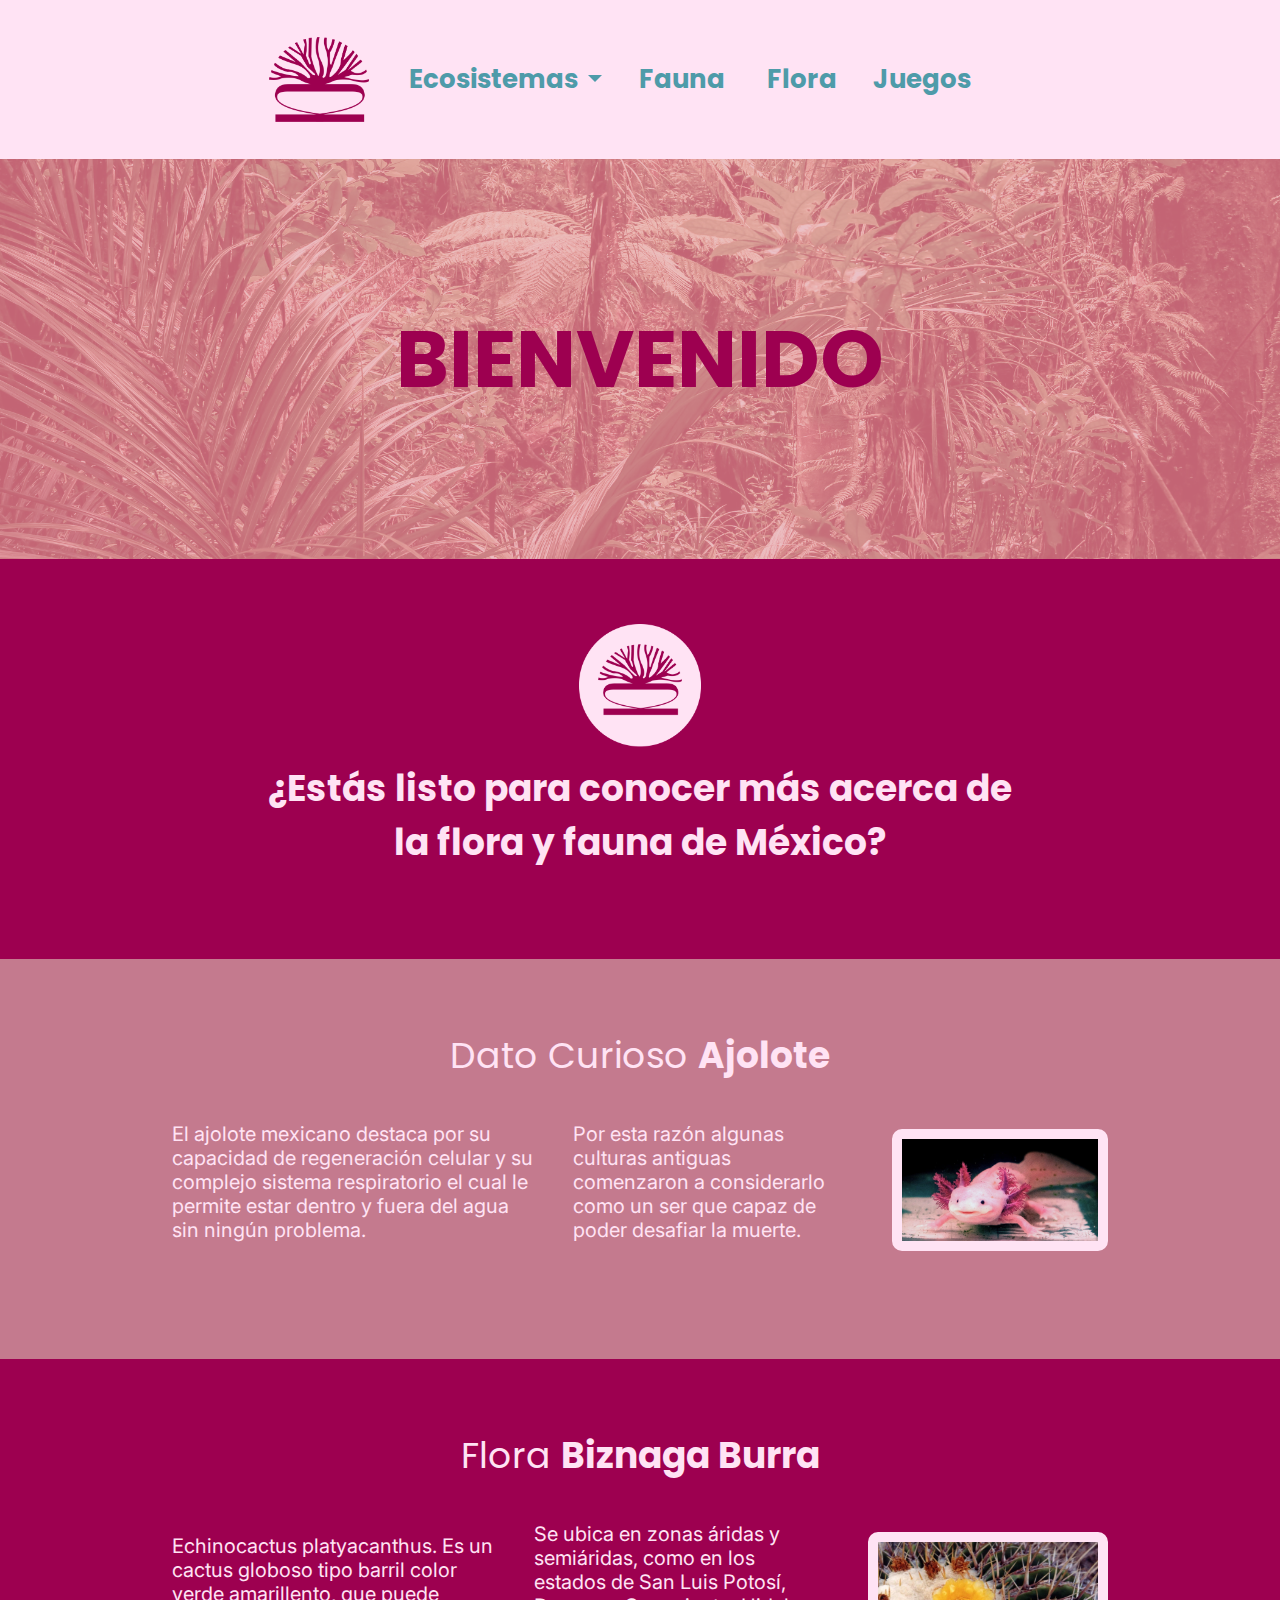
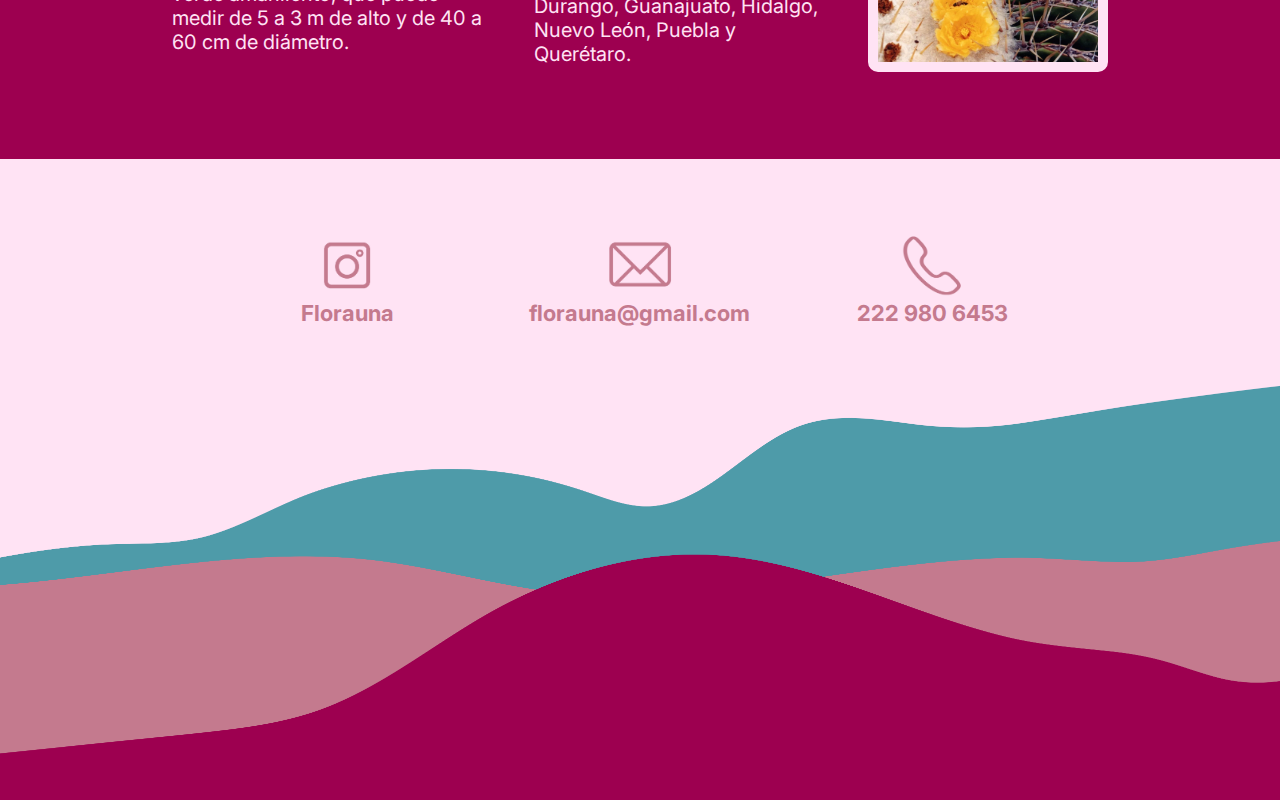
<file: index.html>
<html>
<head>
    <title>Inicio | Florauna</title>
    <meta name="viewport" content="width=device-width, initial-scale=1">
    <link href="https://cdn.jsdelivr.net/npm/bootstrap@5.3.0-alpha1/dist/css/bootstrap.min.css" rel="stylesheet">
    <link rel="stylesheet" href="https://cdnjs.cloudflare.com/ajax/libs/animate.css/4.1.1/animate.min.css"/>
    <link rel="stylesheet" href="../css/estilo_florauna.css">
    <style>
        main{
            padding: 0px;
        }
        section{
            width: 100%;
            height: 400px;
            margin-bottom: 0px;
            margin-left: auto;
            margin-right: auto;
            color: #FFE3F4;
            padding: 30px;
        }
        #logo_2{
            width: 10%;
            margin-top: 35px;
            margin-bottom: 15px;
        }
        h1{
            padding-top: 0px;
            margin: 0px;
            font-size: 80px;
            font-family: "Poppins", sans-serif;
            font-weight: bold;
            color: #9D0050;
        }
        h2{
            font-size: 36px;
            font-family: "Poppins", sans-serif;
            font-weight: normal;
            padding-top: 45px;
            margin-bottom: 25px;
        }
        #bienvenidos, #dato_curioso{
            background-color: #c47a8e;
        }
        #frase, #info{
            background-color: #9D0050;
        }
        #bienvenidos{
            background-image: url(../imagenes/bienvenidos2.jpg);
            background-repeat: no-repeat;
            background-size: cover;
            background-blend-mode:soft-light;
            background-color: #DFA0AC;
            color: #9D0050;
            display: flex;
            justify-content: center;
            align-items: center;
        }
        .frase{
            font-size: 36px;
            font-family: "Poppins", sans-serif;
            font-weight: bold;
            margin-bottom: 0px;
        }
        .tseccion, slide{
            width: 80%;
            border-collapse: collapse;
            text-align: left;
            margin-left: auto;
            margin-right: auto;
        }
        .tseccion p{
            font-family: "Inter";
            font-weight: normal;
            font-size: 20px;
            color: #FFE3F4;
        }
        .tseccion th{
            padding: 20px;
        }
        .tseccion img{
            width: 100%;
            border: solid 10px #FFE3F4;
            border-radius: 10px;
        }


        
        
        @media (max-width: 600px) {
            #logo_2{
                width: 70px;
                margin-top: 20px;
            }
            section{
                width: 100%;
                height: 250px;
                margin-bottom: 0px;
                padding: 10px;
            }
            #bienvenidos{
                background-color: #4e9ba9;
                display: flex;
                justify-content: center;
                align-items: center;
            }
            .frase{
                font-size: 29px;
                width: 95%;
                margin-top: 0px;
                margin-left: auto;
                margin-right: auto;
            }
            #frase{
                height: auto;
                padding-bottom: 25px;
            }
            .tseccion{
                width: 90%;
            }
            .tseccion p{
                font-size: 13px;
                margin: 0px;
            }
            .tseccion tr th{
                padding: 10px;
                display: block;
            }
            .tseccion img{
                width: 70%;
                display: block;
                margin-left: auto;
                margin-right: auto;
            }
            #info img, #dato_curioso img{
                margin-bottom: 15px;
            }
            #dato_curioso, #info{
                height: auto;
            }
            h1{
                font-size: 35px;
                padding-top: 0px;
                margin: 0px;
                color: #FFE3F4;
            }
            h2{
                font-size: 28px;
                padding-top: 20px;
                margin-bottom: 15px;
            }
            main{
                height: auto;
            }
        }
    </style>
</head>
<body>
    <header>
        <a href="../index.html"><img id=logo src="../imagenes/logo.png" alt="Logo"></a>
        <nav>
            <ul>
                <li><a href="../html/ecosistemas.html">Ecosistemas</a></li>
                <li class="nav-item dropdown"><a class="nav-link dropdown-toggle" id="dropdown" role="button" data-bs-toggle="dropdown" aria-expanded="false" href=#></a>
                    <ul class="dropdown-menu">
                      <li><a class="dropdown-item" href="../html/selva.html">Selva</a></li>
                      <li><a class="dropdown-item" href="../html/bosque.html">Bosque</a></li>
                      <li><a class="dropdown-item" href="../html/desierto.html">Desierto</a></li>
                      <li><a class="dropdown-item" href="../html/arrecife.html">Arrecife</a></li>
                      <li><a class="dropdown-item" href="../html/manglar.html">Manglar</a></li>
                    </ul>
                </li>
                <li><a href="../html/fauna.html">Fauna</a></li>
                <li><a href="../html/flora.html">Flora</a></li>
                <li><a href="../html/juegos.html">Juegos</a></li>
            </ul>
        </nav>
    </header>
    <main>  
        <section id=bienvenidos>
            <h1 class="animate__animated animate__zoomIn animate__slow">BIENVENIDO</h1>
        </section>
        <section id=frase>
            <a href="../html/ecosistemas.html"><img id="logo_2" src="../imagenes/logo3.png" alt="Logo"></a>
            <p class=frase>¿Estás listo para conocer más acerca de</p>
            <p class=frase>la flora y fauna de México?</p>
        </section>
        <section id=dato_curioso>
            <h2>Dato Curioso <b>Ajolote</b></h2>
            <table class=tseccion>
                <thead>
                    <tr>
                        <th><p>El ajolote mexicano destaca por su capacidad de regeneración celular y su complejo sistema respiratorio el cual le permite estar dentro y fuera del agua sin ningún problema.</p></th>
                        <th><p>Por esta razón algunas culturas antiguas comenzaron a considerarlo como un ser que capaz de poder desafiar la muerte.</p></th>
                        <th><img src="../imagenes/ajolote.jpg" alt="Ajolote"></th>
                    </tr>
                </thead>
                <tbody></tbody>
                <tfoot></tfoot>
            </table>
        </section>
        <section id=info>
            <h2>Flora <b>Biznaga Burra</b></h2>
            <table class=tseccion>
                <thead>
                    <tr>
                        <th><p>Echinocactus platyacanthus. Es un cactus globoso tipo barril color verde amarillento, que puede medir de 5 a 3 m de alto y de 40 a 60 cm de diámetro.</p></th>
                        <th><p>Se ubica en zonas áridas y semiáridas, como en los estados de San Luis Potosí, Durango, Guanajuato, Hidalgo, Nuevo León, Puebla y Querétaro.</p></th>
                        <th><img src="../imagenes/biznaga.jpg" alt="Biznaga Burra"></th>
                    </tr>
                </thead>
                <tbody></tbody>
                <tfoot></tfoot>
            </table>
        </section>
            <table id="footerinfo">
                <thead></thead>
                <tbody>
                    <tr>
                        <td><img class="iconos" src="../imagenes/instagram.png" alt="Instagram"></td>
                        <td><img class="iconos" src="../imagenes/correo.png" alt="Correo"></td>
                        <td><img class="iconos" src="../imagenes/telefono.png" alt="Telefono"></td>
                    </tr>
                    <tr>
                        <th>Florauna</th>
                        <th>florauna@gmail.com</th>
                        <th>222 980 6453</th>
                    </tr>
                </tbody>
                <tfoot></tfoot>
            </table>
    </main>
    <footer>
        <img id="montañas" src="../imagenes/montanas.png" alt="Foto Montañas">
    </footer>
    <script src="https://cdn.jsdelivr.net/npm/bootstrap@5.3.0-alpha1/dist/js/bootstrap.bundle.min.js"></script>
    </body>
</html>
</file>
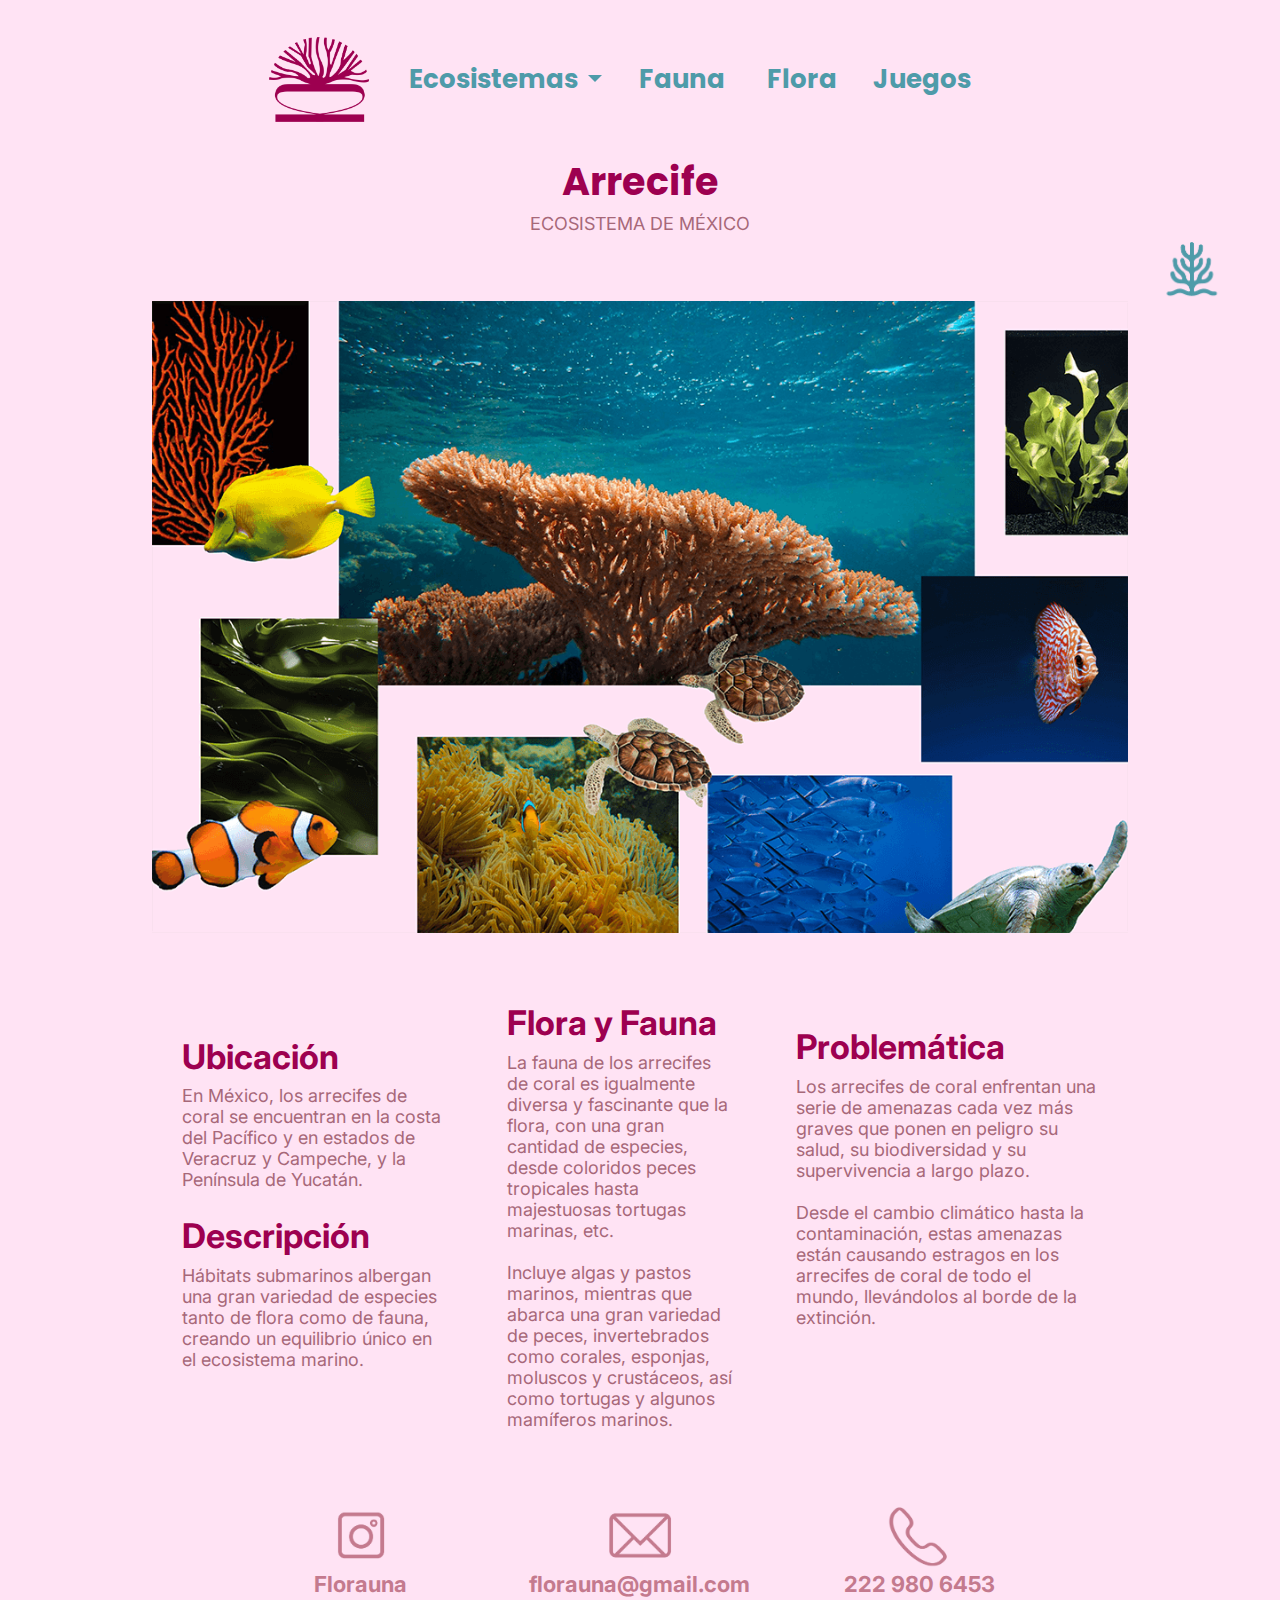
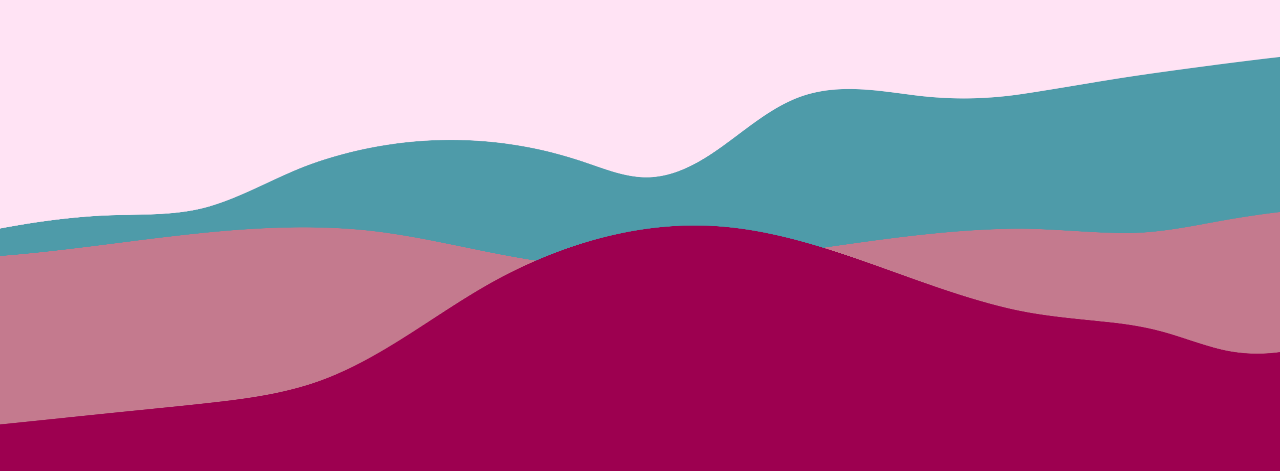
<file: html/arrecife.html>
<html>
<head>
    <title>Arrecife | Florauna</title>
    <meta name="viewport" content="width=device-width, initial-scale=1">
    <link href="https://cdn.jsdelivr.net/npm/bootstrap@5.3.0-alpha1/dist/css/bootstrap.min.css" rel="stylesheet">
    <link rel="stylesheet" href="https://cdnjs.cloudflare.com/ajax/libs/animate.css/4.1.1/animate.min.css"/>
    <link rel="stylesheet" href="../css/estilo_florauna.css">
    <style>
        main{
            padding-top: 0px;
        }
    </style>
</head>
<body>
    <header>
        <a href="../index.html"><img id=logo src="../imagenes/logo.png" alt="Logo"></a>
        <nav>
            <ul>
                <li><a href="../html/ecosistemas.html">Ecosistemas</a></li>
                <li class="nav-item dropdown"><a class="nav-link dropdown-toggle" id="dropdown" role="button" data-bs-toggle="dropdown" aria-expanded="false" href=#></a>
                    <ul class="dropdown-menu">
                      <li><a class="dropdown-item" href="../html/selva.html">Selva</a></li>
                      <li><a class="dropdown-item" href="../html/bosque.html">Bosque</a></li>
                      <li><a class="dropdown-item" href="../html/desierto.html">Desierto</a></li>
                      <li><a class="dropdown-item" href="../html/arrecife.html">Arrecife</a></li>
                      <li><a class="dropdown-item" href="../html/manglar.html">Manglar</a></li>
                    </ul>
                </li>
                <li><a href="../html/fauna.html">Fauna</a></li>
                <li><a href="../html/flora.html">Flora</a></li>
                <li><a href="../html/juegos.html">Juegos</a></li>
            </ul>
        </nav>
    </header>
    <main>
        <h1 class="h1tipo" style="padding-top: 0px;">Arrecife</h1>
        <h3>ECOSISTEMA DE MÉXICO</h3>
        <img class="animate__animated animate__zoomIn animate__delay-3s animate__slow" id="ecoicono" src="../imagenes/arrecife.png" alt="Arrecife Ícono">
        <img class="animate__animated animate__fadeInLeft animate__slower" id=collage src="../imagenes/arrecife%20lap.png" alt="Collage Ecosistema Arrecife">
        <table id="infoecosistema">
                <thead>
                    <tr>
                      <th>
                          <h2>Ubicación</h2>
                          <p>En México, los arrecifes de coral se encuentran en la costa del Pacífico y en estados de Veracruz y Campeche, y la Península de Yucatán.</p><br>
                          <h2>Descripción</h2>
                          <p>Hábitats submarinos albergan una gran variedad de especies tanto de flora como de fauna, creando un equilibrio único en el ecosistema marino.</p><br>
                      </th>
                      <th>
                          <h2>Flora y Fauna</h2>
                          <p>La fauna de los arrecifes de coral es igualmente diversa y fascinante que la flora, con una gran cantidad de especies, desde coloridos peces tropicales hasta majestuosas tortugas marinas, etc. <br><br> Incluye algas y pastos marinos, mientras que abarca una gran variedad de peces, invertebrados como corales, esponjas, moluscos y crustáceos, así como tortugas y algunos mamíferos marinos.</p>
                      </th>
                      <th>
                          <h2>Problemática</h2>
                          <p>Los arrecifes de coral enfrentan una serie de amenazas cada vez más graves que ponen en peligro su salud, su biodiversidad y su supervivencia a largo plazo. <br><br> Desde el cambio climático hasta la contaminación, estas amenazas están causando estragos en los arrecifes de coral de todo el mundo, llevándolos al borde de la extinción.</p><br><br><br>
                        </th>
                    </tr>
                </thead>
                <tbody>
                    <tr>
                        <td></td>
                        <td></td>
                        <td></td>
                    </tr>
                </tbody>
                <tfoot></tfoot>
            </table>
        <table id="footerinfo">
                <thead></thead>
                <tbody>
                    <tr>
                        <td><img class="iconos" src="../imagenes/instagram.png" alt="Instagram"></td>
                        <td><img class="iconos" src="../imagenes/correo.png" alt="Correo"></td>
                        <td><img class="iconos" src="../imagenes/telefono.png" alt="Telefono"></td>
                    </tr>
                    <tr>
                        <th>Florauna</th>
                        <th>florauna@gmail.com</th>
                        <th>222 980 6453</th>
                    </tr>
                </tbody>
                <tfoot></tfoot>
            </table>
    </main>
    <footer>
        <img id="montañas" src="../imagenes/montanas.png" alt="Foto Montañas">
    </footer>
    <script src="https://cdn.jsdelivr.net/npm/bootstrap@5.3.0-alpha1/dist/js/bootstrap.bundle.min.js"></script>
</body>
</html>
</file>
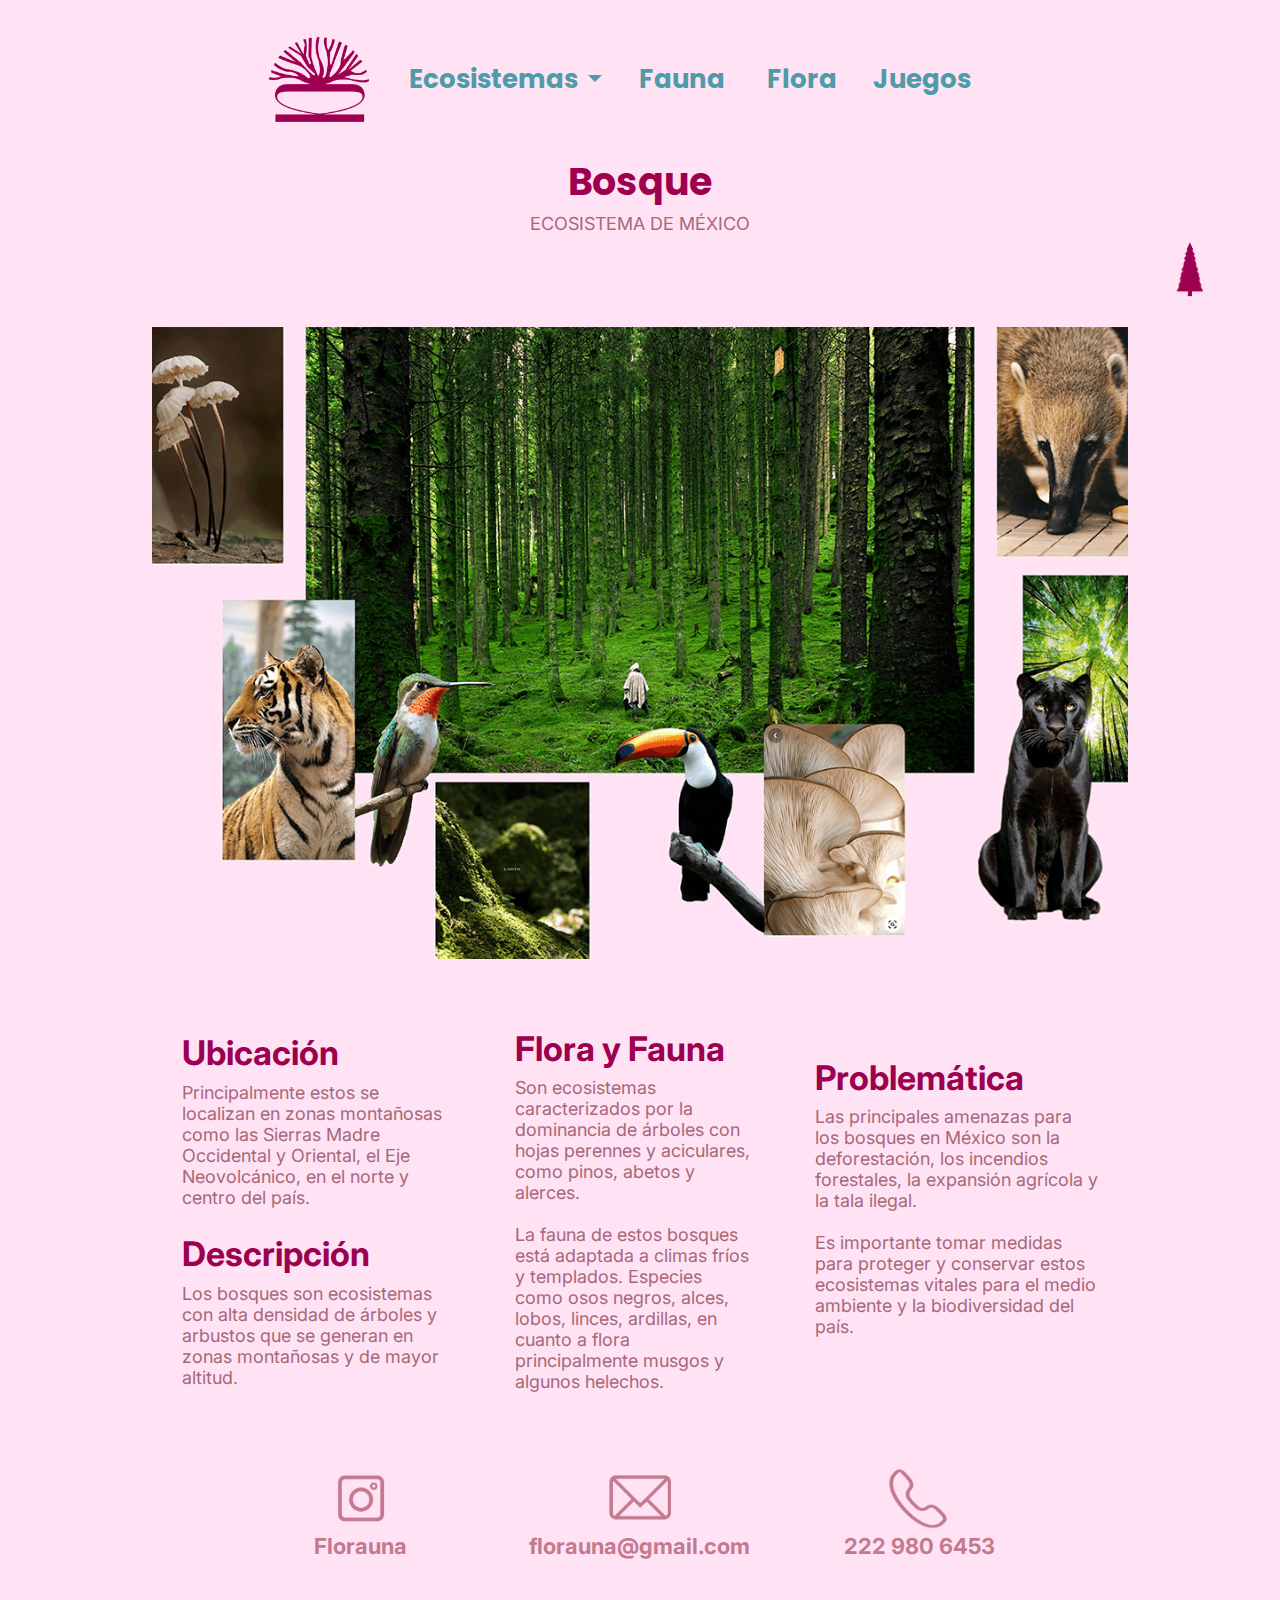
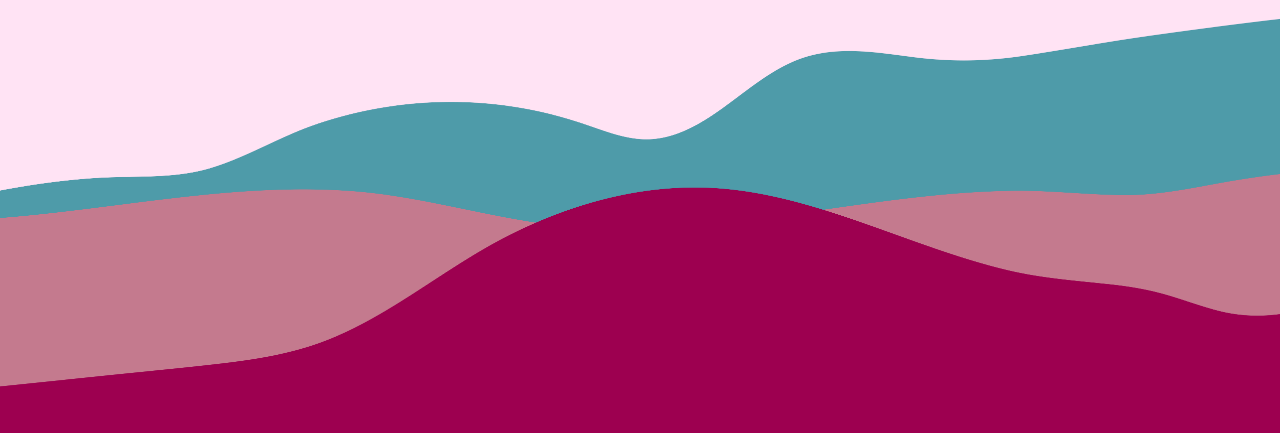
<file: html/bosque.html>
<html>
<head>
    <title>Bosques | Florauna</title>
    <meta name="viewport" content="width=device-width, initial-scale=1">
    <link href="https://cdn.jsdelivr.net/npm/bootstrap@5.3.0-alpha1/dist/css/bootstrap.min.css" rel="stylesheet">
    <link rel="stylesheet" href="https://cdnjs.cloudflare.com/ajax/libs/animate.css/4.1.1/animate.min.css"/>
    <link rel="stylesheet" href="../css/estilo_florauna.css">
    <style>
        main{
            padding-top: 0px;
        }
        #ecoicono{
            margin-bottom: 25px;
        }
        
        
        
        /*Diseño Responsivo para Télefono Celular*/
        @media (max-width: 600px) {
            h3{
               margin-top: 5px; 
            }
            #ecoicono{
               margin-bottom: 10px;
            }
        }
    </style>
</head>
<body>
    <header>
        <a href="../html/index.html"><img id=logo src="../imagenes/logo.png" alt="Logo"></a>
        <nav>
            <ul>
                <li><a href="../html/ecosistemas.html">Ecosistemas</a></li>
                <li class="nav-item dropdown"><a class="nav-link dropdown-toggle" id="dropdown" role="button" data-bs-toggle="dropdown" aria-expanded="false" href=#></a>
                    <ul class="dropdown-menu">
                      <li><a class="dropdown-item" href="../html/selva.html">Selva</a></li>
                      <li><a class="dropdown-item" href="../html/bosque.html">Bosque</a></li>
                      <li><a class="dropdown-item" href="../html/desierto.html">Desierto</a></li>
                      <li><a class="dropdown-item" href="../html/arrecife.html">Arrecife</a></li>
                      <li><a class="dropdown-item" href="../html/manglar.html">Manglar</a></li>
                    </ul>
                </li>
                <li><a href="../html/fauna.html">Fauna</a></li>
                <li><a href="../html/flora.html">Flora</a></li>
                <li><a href="../html/juegos.html">Juegos</a></li>
            </ul>
        </nav>
    </header>
    <main>
        <h1 class="h1tipo" style="padding-top: 0px;">Bosque</h1>
        <h3>ECOSISTEMA DE MÉXICO</h3>
        <img class="animate__animated animate__zoomIn animate__delay-3s animate__slow" id="ecoicono" src="../imagenes/bosque.png" alt="Bosque Ícono">
        <img class="animate__animated animate__fadeInLeft animate__slower" id=collage src="../imagenes/bosque%20lap.png" alt="Collage Ecosistema Bosque">
        <table id="infoecosistema">
                <thead>
                    <tr>
                      <th>
                          <h2>Ubicación</h2>
                          <p>Principalmente estos se localizan en zonas montañosas como las Sierras Madre Occidental y Oriental, el Eje Neovolcánico, en el norte y centro del país.</p><br>
                          <h2>Descripción</h2>
                          <p>Los bosques son ecosistemas con alta densidad de árboles y arbustos que se generan en zonas montañosas y de mayor altitud.</p>
                      </th>
                      <th>
                          <h2>Flora y Fauna</h2>
                          <p>Son ecosistemas caracterizados por la dominancia de árboles con hojas perennes y aciculares, como pinos, abetos y alerces.<br><br> La fauna de estos bosques está adaptada a climas fríos y templados. Especies como osos negros, alces, lobos, linces, ardillas, en cuanto a flora principalmente musgos y algunos helechos.</p>
                      </th>
                      <th>
                          <h2>Problemática</h2>
                          <p>Las principales amenazas para los bosques en México son la deforestación, los incendios forestales, la expansión agrícola y la tala ilegal. <br><br>Es importante tomar medidas para proteger y conservar estos ecosistemas vitales para el medio ambiente y la biodiversidad del país.</p><br>
                        </th>
                    </tr>
                </thead>
                <tbody>
                    <tr>
                        <td></td>
                        <td></td>
                        <td></td>
                    </tr>
                </tbody>
                <tfoot></tfoot>
            </table>
        <table id="footerinfo">
                <thead></thead>
                <tbody>
                    <tr>
                        <td><img class="iconos" src="../imagenes/instagram.png" alt="Instagram"></td>
                        <td><img class="iconos" src="../imagenes/correo.png" alt="Correo"></td>
                        <td><img class="iconos" src="../imagenes/telefono.png" alt="Telefono"></td>
                    </tr>
                    <tr>
                        <th>Florauna</th>
                        <th>florauna@gmail.com</th>
                        <th>222 980 6453</th>
                    </tr>
                </tbody>
                <tfoot></tfoot>
            </table>
    </main>
    <footer>
        <img id="montañas" src="../imagenes/montanas.png" alt="Foto Montañas">
    </footer>
    <script src="https://cdn.jsdelivr.net/npm/bootstrap@5.3.0-alpha1/dist/js/bootstrap.bundle.min.js"></script>
</body>
</html>
</file>
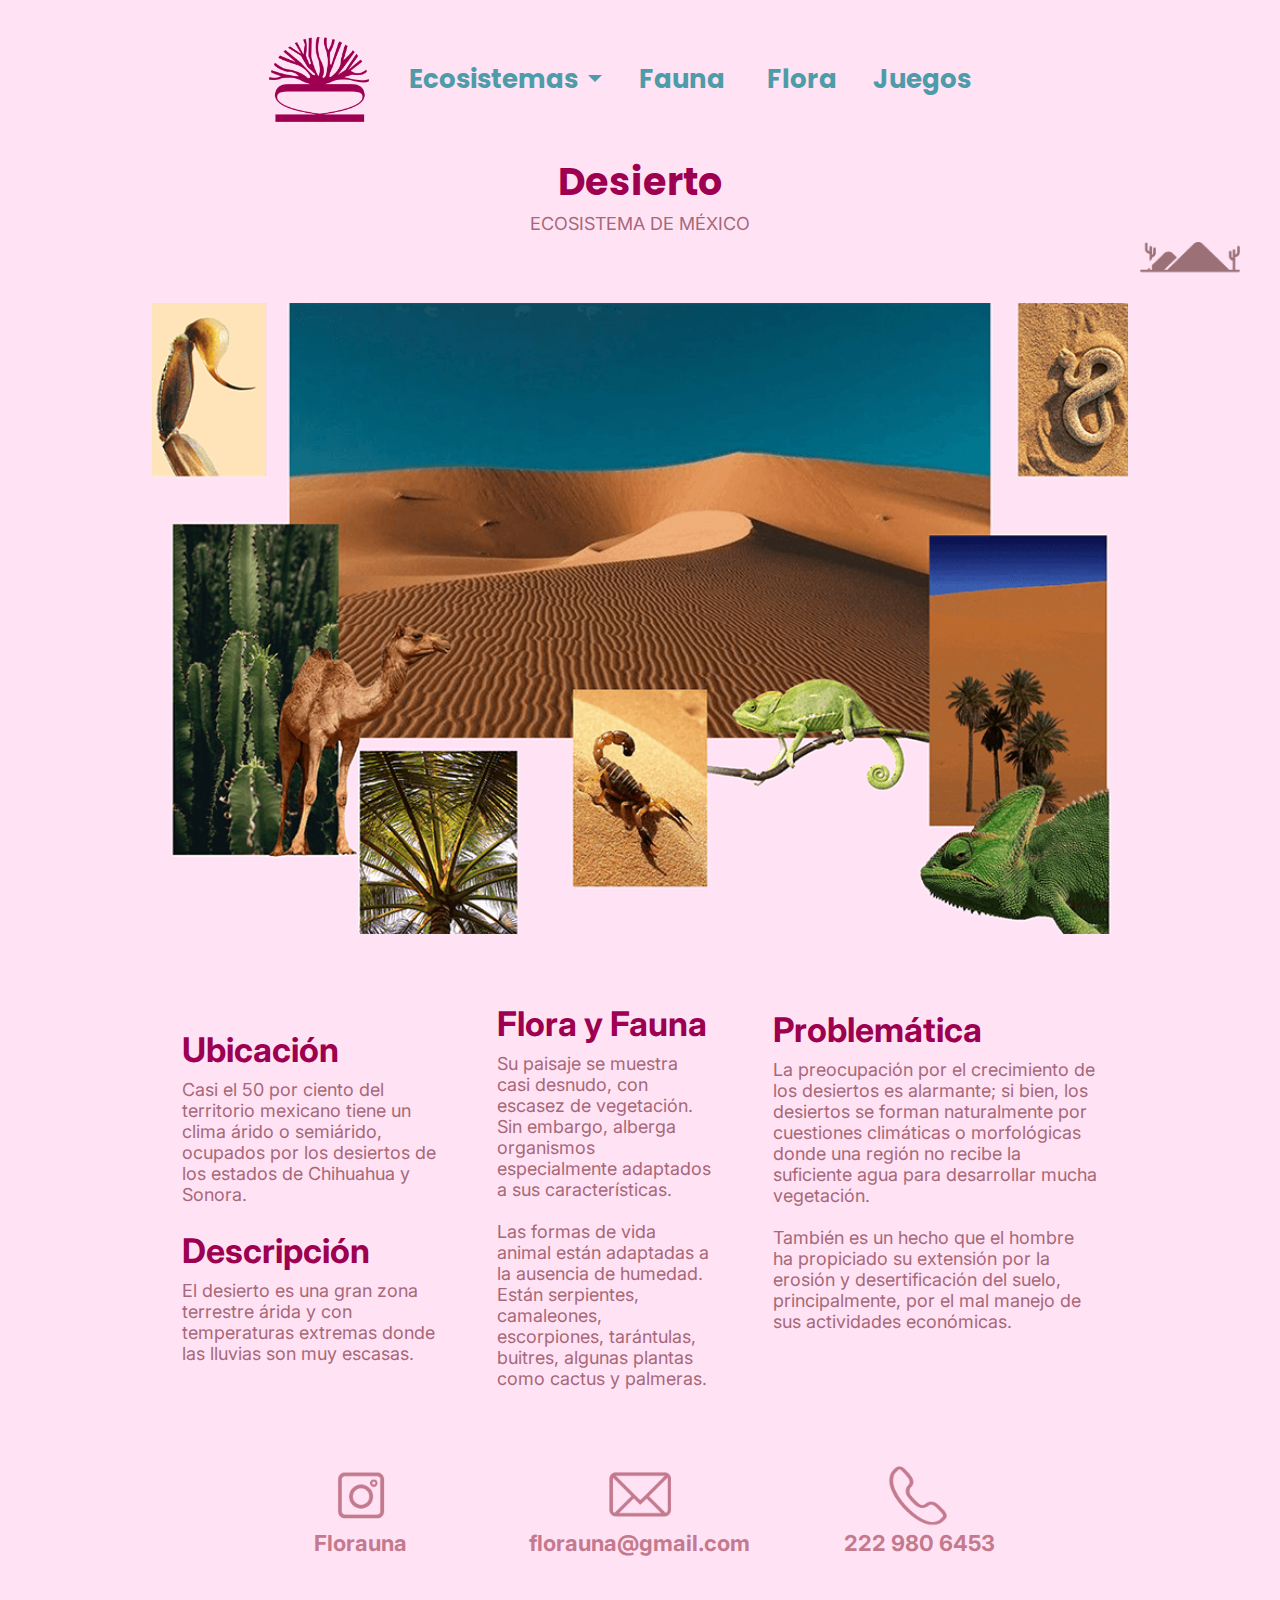
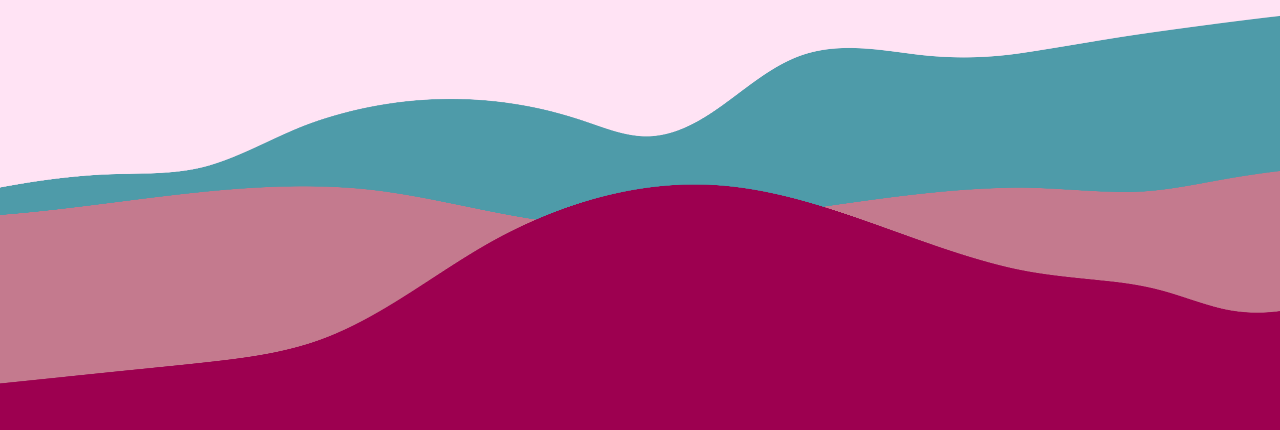
<file: html/desierto.html>
<html>
<head>
    <title>Desierto | Florauna</title>
    <meta name="viewport" content="width=device-width, initial-scale=1">
    <link href="https://cdn.jsdelivr.net/npm/bootstrap@5.3.0-alpha1/dist/css/bootstrap.min.css" rel="stylesheet">
    <link rel="stylesheet" href="https://cdnjs.cloudflare.com/ajax/libs/animate.css/4.1.1/animate.min.css"/>
    <link rel="stylesheet" href="../css/estilo_florauna.css">
    <style>
        main{
            padding-top: 0px;
        }
        
        
        
        /*Diseño Responsivo para Télefono Celular*/
        @media (max-width: 600px) {
        #ecoicono{
           margin-left: 280px; 
        }
        }
    </style>
</head>
<body>
    <header>
        <a href="../index.html"><img id=logo src="../imagenes/logo.png" alt="Logo"></a>
        <nav>
            <ul>
                <li><a href="../html/ecosistemas.html">Ecosistemas</a></li>
                <li class="nav-item dropdown"><a class="nav-link dropdown-toggle" id="dropdown" role="button" data-bs-toggle="dropdown" aria-expanded="false" href=#></a>
                    <ul class="dropdown-menu">
                      <li><a class="dropdown-item" href="../html/selva.html">Selva</a></li>
                      <li><a class="dropdown-item" href="../html/bosque.html">Bosque</a></li>
                      <li><a class="dropdown-item" href="../html/desierto.html">Desierto</a></li>
                      <li><a class="dropdown-item" href="../html/arrecife.html">Arrecife</a></li>
                      <li><a class="dropdown-item" href="../html/manglar.html">Manglar</a></li>
                    </ul>
                </li>
                <li><a href="../html/fauna.html">Fauna</a></li>
                <li><a href="../html/flora.html">Flora</a></li>
                <li><a href="../html/juegos.html">Juegos</a></li>
            </ul>
        </nav>
    </header>
    <main>
        <h1 class="h1tipo" style="padding-top: 0px;">Desierto</h1>
        <h3>ECOSISTEMA DE MÉXICO</h3>
        <img class="animate__animated animate__zoomIn animate__delay-3s animate__slow" style="margin-bottom: 25px;" id="ecoicono" src="../imagenes/desierto.png" alt="Desierto Ícono">
        <img class="animate__animated animate__fadeInLeft animate__slower" id=collage src="../imagenes/desierto%20lap.png" alt="Collage Ecosistema Desierto">
        <table id="infoecosistema">
                <thead>
                    <tr>
                      <th>
                          <h2>Ubicación</h2>
                          <p>Casi el 50 por ciento del territorio mexicano tiene un clima árido o semiárido, ocupados por los desiertos de los estados de Chihuahua y Sonora.</p><br>
                          <h2>Descripción</h2>
                          <p>El desierto es una gran zona terrestre árida y con temperaturas extremas donde las lluvias son muy escasas.</p>
                      </th>
                      <th>
                          <h2>Flora y Fauna</h2>
                          <p>Su paisaje se muestra casi desnudo, con escasez de vegetación. Sin embargo, alberga organismos especialmente adaptados a sus características. <br><br>Las formas de vida animal están adaptadas a la ausencia de humedad. Están serpientes, camaleones, escorpiones, tarántulas, buitres, algunas plantas como cactus y palmeras.</p>
                      </th>
                      <th>
                          <h2>Problemática</h2>
                          <p>La preocupación por el crecimiento de los desiertos es alarmante; si bien, los desiertos se forman naturalmente por cuestiones climáticas o morfológicas donde una región no recibe la suficiente agua para desarrollar mucha vegetación.<br><br>También es un hecho que el hombre ha propiciado su extensión por la erosión y desertificación del suelo, principalmente, por el mal manejo de sus actividades económicas. </p><br><br>
                        </th>
                    </tr>
                </thead>
                <tbody>
                    <tr>
                        <td></td>
                        <td></td>
                        <td></td>
                    </tr>
                </tbody>
                <tfoot></tfoot>
            </table>
        <table id="footerinfo">
                <thead></thead>
                <tbody>
                    <tr>
                        <td><img class="iconos" src="../imagenes/instagram.png" alt="Instagram"></td>
                        <td><img class="iconos" src="../imagenes/correo.png" alt="Correo"></td>
                        <td><img class="iconos" src="../imagenes/telefono.png" alt="Telefono"></td>
                    </tr>
                    <tr>
                        <th>Florauna</th>
                        <th>florauna@gmail.com</th>
                        <th>222 980 6453</th>
                    </tr>
                </tbody>
                <tfoot></tfoot>
            </table>
    </main>
    <footer>
        <img id="montañas" src="../imagenes/montanas.png" alt="Foto Montañas">
    </footer>
    <script src="https://cdn.jsdelivr.net/npm/bootstrap@5.3.0-alpha1/dist/js/bootstrap.bundle.min.js"></script>
</body>
</html>
</file>
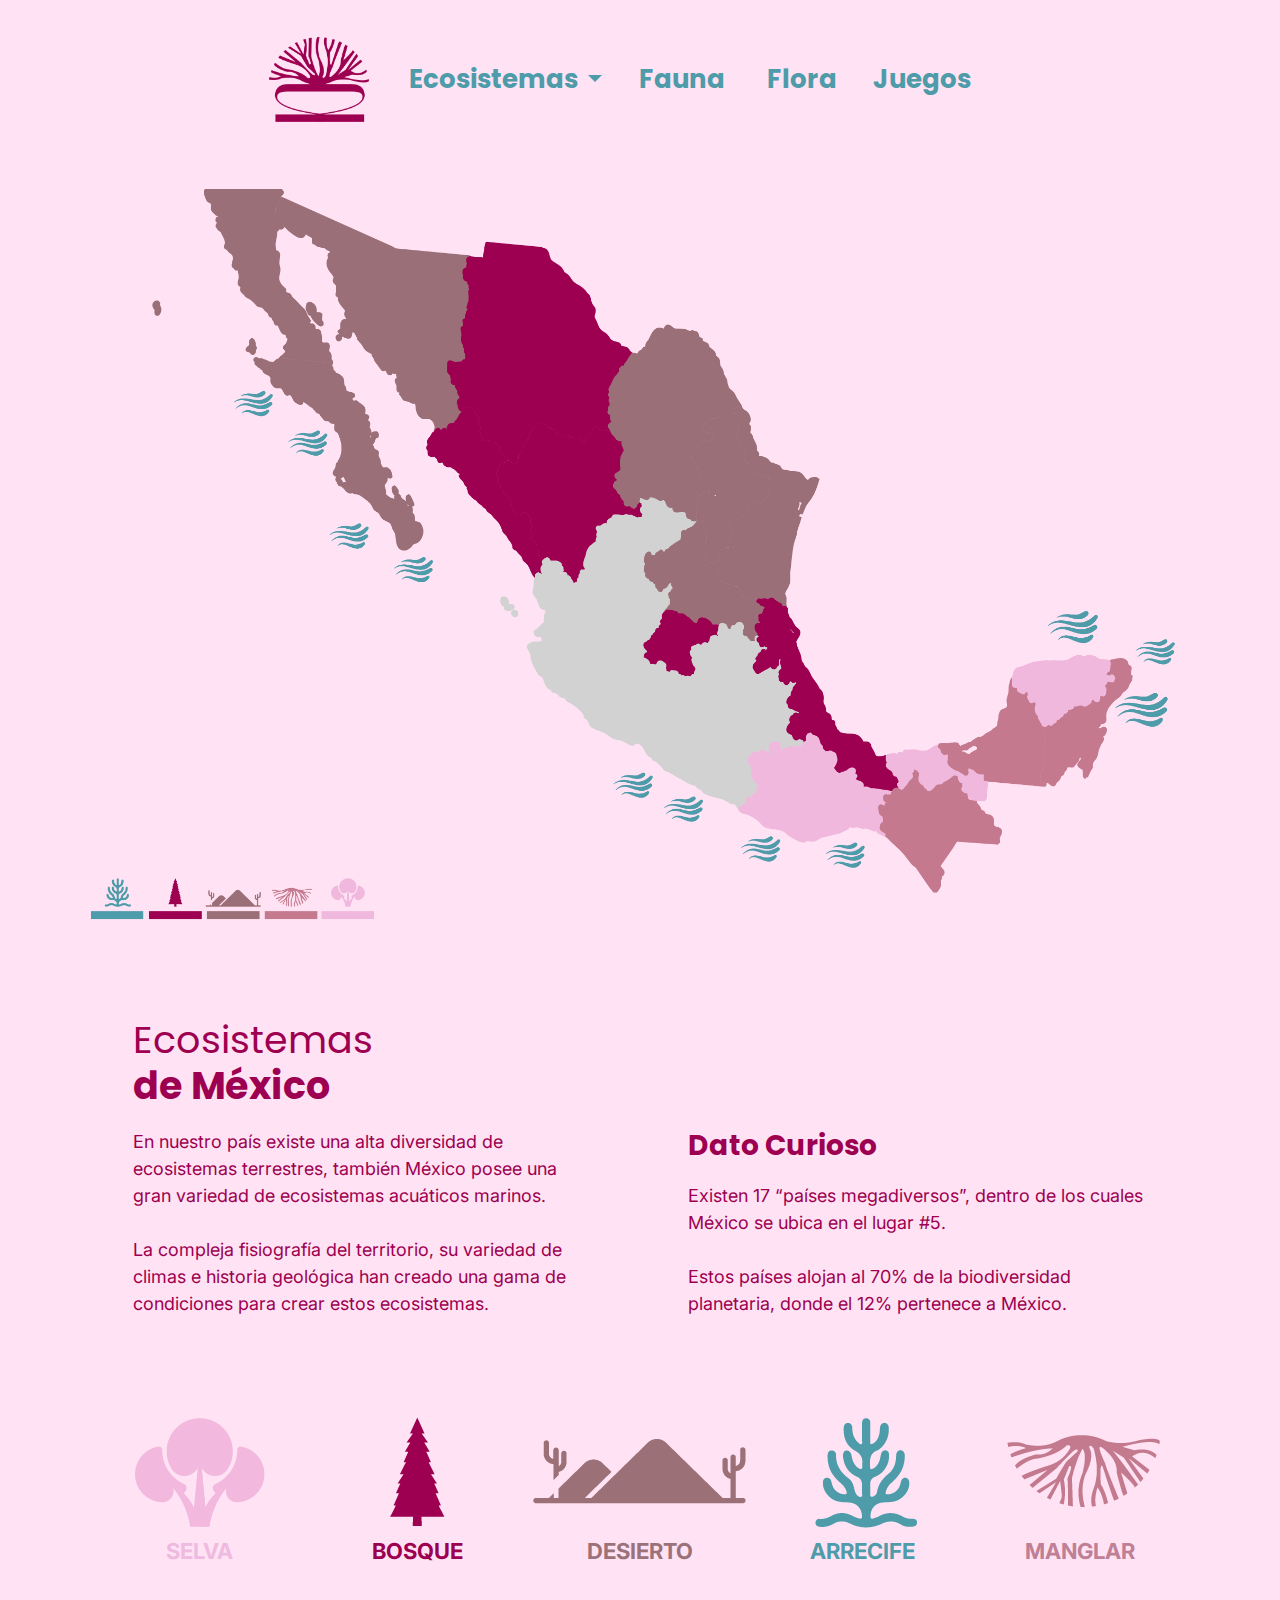
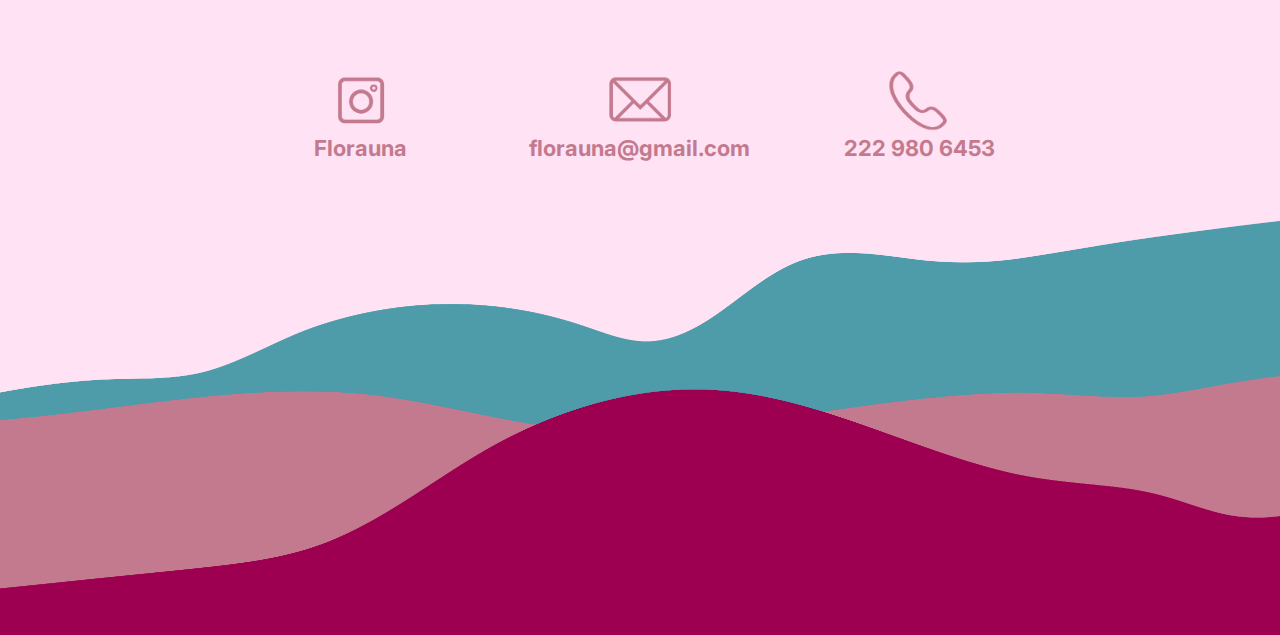
<file: html/ecosistemas.html>
<html>
<head>
    <title>Ecosistemas de México | Florauna </title>
    <meta name="viewport" content="width=device-width, initial-scale=1">
    <link href="https://cdn.jsdelivr.net/npm/bootstrap@5.3.0-alpha1/dist/css/bootstrap.min.css" rel="stylesheet">
    <link rel="stylesheet" href="https://cdnjs.cloudflare.com/ajax/libs/animate.css/4.1.1/animate.min.css"/>
    <link rel="stylesheet" href="../css/estilo_florauna.css">
    <style>
        #mapa{
            width: 90%;
            padding-top: 0px;
            padding-bottom: 25px;
        }
        .ecocolumna{
            width: 45%;
            height: auto;
            color: #9D0050;
            display: inline-block;
            text-align: left;
            padding: 45px;
        }
        .ecocolumna p{
            font-family: "Inter";
            font-weight: normal;
            font-size: 18px;
            color: #9D0050;
            margin-bottom: 55px;
        }
        #tableico {
            width: 90%;
            border-collapse: collapse;
            margin-left: auto;
            margin-right: auto;
            text-align: center;
            margin-bottom: 100px;
        }
        .h1eco{
            font-family: "Poppins", sans-serif;
            font-weight: bold;
            font-size: 38px;
            color: #9D0050;
            margin-bottom: 0px;
            margin-top: 15px;
        }
        
        
        /*Diseño Responsivo para Télefono Celular*/
        @media (max-width: 600px) {
            main{
                padding-left: 0px;
                padding-right: 0px;
            }
            #mapa{
                width: 85%;
               padding: 0px;
                           }
            .ecocolumna{
                display:block;
                padding: 10px;
                padding-bottom: 0px;
                padding-left: 30px;
                padding-right: 30px;
                margin-right: auto;
                margin-left: auto;
                margin-bottom: auto;
                width: 90%;
            }
            .ecocolumna p{
                font-size: 13px;
                margin-bottom: 0px;
            }    
            .h1eco{
                font-family: "Poppins", sans-serif;
                font-weight: bold;
                font-size: 28px;
                color: #9D0050; 
            }
            #tableico{
                margin-bottom: 40px;
                margin-top: 35px;
                width: 85%;
            }
            #tableico img{
                width: 100%;
            }
            #footerinfo{
                display: flex;
                justify-content: center;
            }
        }
    
    </style>
</head>
<body>
    <header>
        <a href="../html/index.html"><img id=logo src="../imagenes/logo.png" alt="Logo"></a>
        <nav>
            <ul>
                <li><a href="../html/ecosistemas.html">Ecosistemas</a></li>
                <li class="nav-item dropdown"><a class="nav-link dropdown-toggle" id="dropdown" role="button" data-bs-toggle="dropdown" aria-expanded="false" href=#></a>
                    <ul class="dropdown-menu">
                      <li><a class="dropdown-item" href="../html/selva.html">Selva</a></li>
                      <li><a class="dropdown-item" href="../html/bosque.html">Bosque</a></li>
                      <li><a class="dropdown-item" href="../html/desierto.html">Desierto</a></li>
                      <li><a class="dropdown-item" href="../html/arrecife.html">Arrecife</a></li>
                      <li><a class="dropdown-item" href="../html/manglar.html">Manglar</a></li>
                    </ul>
                </li>
                <li><a href="../html/fauna.html">Fauna</a></li>
                <li><a href="../html/flora.html">Flora</a></li>
                <li><a href="../html/juegos.html">Juegos</a></li>
            </ul>
        </nav>
    </header>
    <main>
        <img class="animate__animated animate__fadeInLeft animate__slower" id="mapa" src="../imagenes/mapa.png" alt="Ecosistemas de México">
        <section class="ecocolumna">
            <h1 class="h1eco" style="padding-top: 0px; font-weight: normal">Ecosistemas <br><b>de México</b></h1>
           <p style="padding-top: 20px;">En nuestro país existe una alta diversidad de ecosistemas terrestres, también México posee una gran variedad de ecosistemas acuáticos marinos. <br><br> La compleja fisiografía del territorio, su variedad de climas e historia geológica han creado una gama de condiciones para crear estos ecosistemas.</p>
        </section>
        <section class="ecocolumna">
           <h1 class="h1eco" style="padding-top: 0px; font-size: 28px;">Dato Curioso</h1>
            <p style="padding-top: 20px;">Existen 17 “países megadiversos”, dentro de los cuales México se ubica en el lugar #5. <br><br> Estos países alojan al 70% de la biodiversidad planetaria, donde el 12% pertenece a México. </p>
        </section>
        <section>
            <table id="tableico">
                <thead>
                    <tr>
                      <th><a href="../html/selva.html"><img src="../imagenes/selva.png" alt="Selva"></a></th>
                      <th><a href="../html/bosque.html"><img src="../imagenes/bosque.png" alt="Bosque"></a></th>
                      <th><a href="../html/desierto.html"><img src="../imagenes/desierto.png" alt="Desierto"></a></th>
                      <th><a href="../html/arrecife.html"><img src="../imagenes/arrecife.png" alt="Arrecife"></a></th>
                      <th><a href="../html/manglar.html"><img src="../imagenes/manglar.png" alt="Manglar"></a></th>
                    </tr>
                </thead>
                <tbody>
                    <tr>
                        <td style="color: #efbae0">SELVA</td>
                        <td style="color: #9D0050">BOSQUE</td>
                        <td style="color: #9b7279">DESIERTO</td>
                        <td style=" color:#4e9ba9">ARRECIFE</td>
                        <td style=" color: #bf8096">MANGLAR</td>
                    </tr>
                </tbody>
                <tfoot></tfoot>
            </table>
        </section>
            <table id="footerinfo">
                <thead></thead>
                <tbody>
                    <tr>
                        <td><img class="iconos" src="../imagenes/instagram.png" alt="Instagram"></td>
                        <td><img class="iconos" src="../imagenes/correo.png" alt="Correo"></td>
                        <td><img class="iconos" src="../imagenes/telefono.png" alt="Telefono"></td>
                    </tr>
                    <tr>
                        <th>Florauna</th>
                        <th>florauna@gmail.com</th>
                        <th>222 980 6453</th>
                    </tr>
                </tbody>
                <tfoot></tfoot>
            </table>
    </main>
    <footer>
        <img id="montañas" src="../imagenes/montanas.png" alt="Foto Montañas">
    </footer>
    <script src="https://cdn.jsdelivr.net/npm/bootstrap@5.3.0-alpha1/dist/js/bootstrap.bundle.min.js"></script>
</body>
</html>
</file>
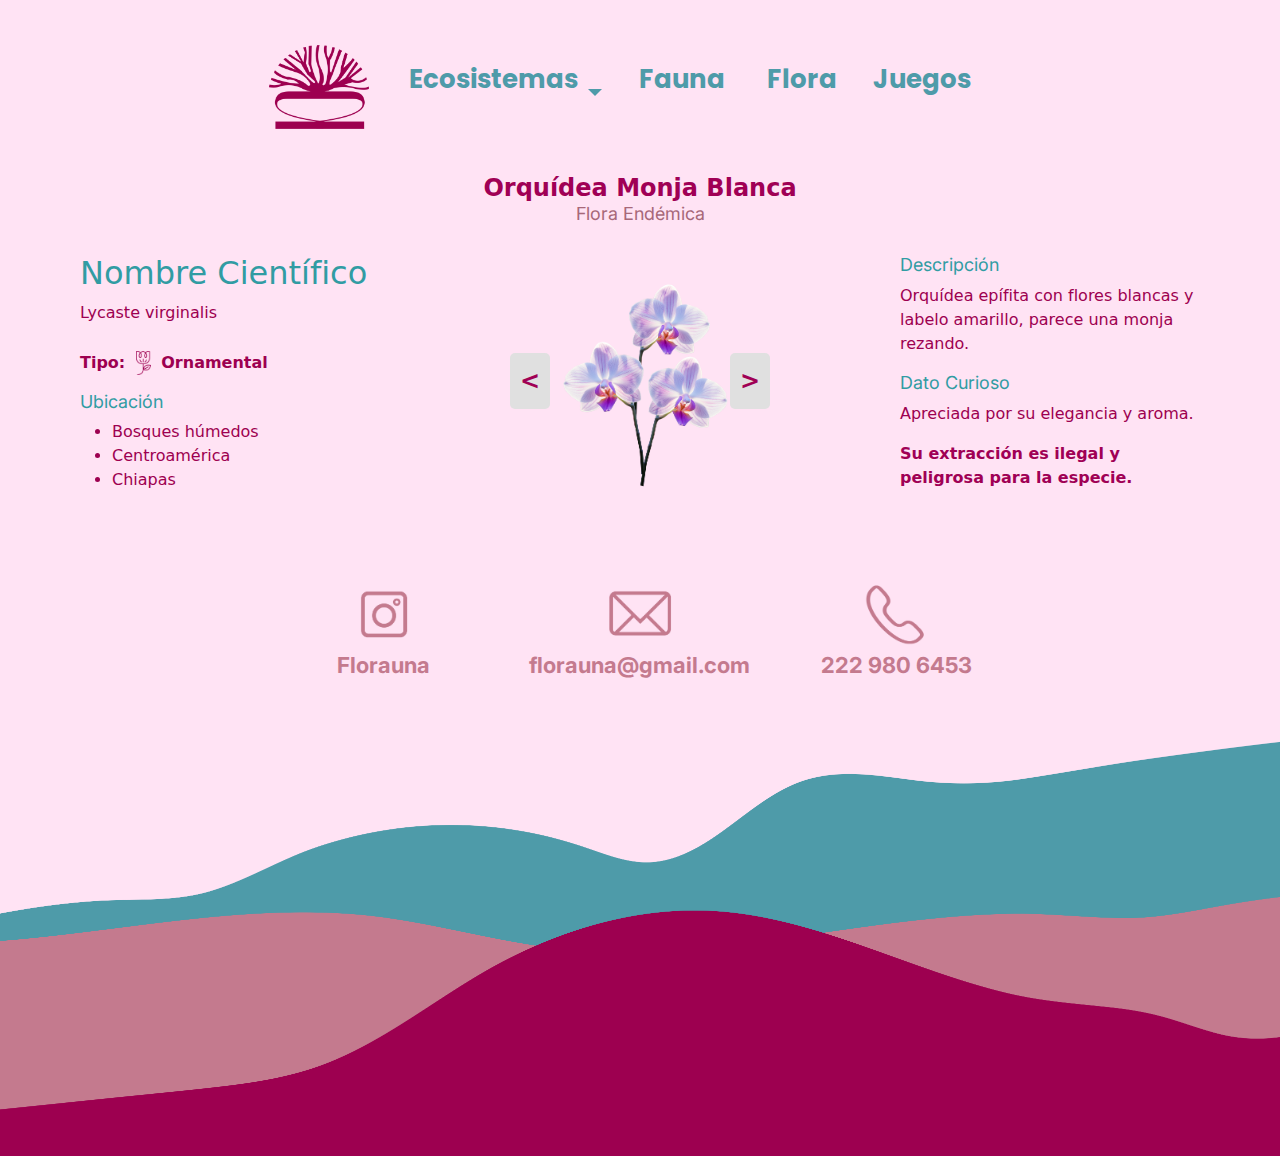
<file: html/flora.html>
<!DOCTYPE html>
<link href="https://fonts.googleapis.com/css2?family=Inter:wght@400;700&family=Poppins:wght@400;700&display=swap" rel="stylesheet">
<link href="https://fonts.googleapis.com/css2?family=Inter:wght@400;700&family=Poppins:wght@400;700&display=swap" rel="stylesheet">
<html lang="es">
<head>
    <title>Inicio | Florauna</title>
    <meta name="viewport" content="width=device-width, initial-scale=1">
    <link href="https://cdn.jsdelivr.net/npm/bootstrap@5.3.0-alpha1/dist/css/bootstrap.min.css" rel="stylesheet">
    <link rel="stylesheet" href="https://cdnjs.cloudflare.com/ajax/libs/animate.css/4.1.1/animate.min.css"/>
    <link rel="stylesheet" href="../css/estilos.css">
    <style> 
        main{
            padding-right: 80px;
            padding-left: 80px;
            padding-top: 0px;
        }
        h1, h2, h3{
            font-size: "Poppins", sans-serif;
        }
        @media (max-width: 600px) {
            main{
                padding: 30px;
            } 
        }
    </style>
</head>
<body>
  <header>
        <a href="../index.html"><img id=logo src="../imagenes/logo.png" alt="Logo"></a>
        <nav>
            <ul>
                <li><a href="../html/ecosistemas.html">Ecosistemas</a></li>
                <li class="nav-item dropdown"><a class="nav-link dropdown-toggle" id="dropdown" role="button" data-bs-toggle="dropdown" aria-expanded="false" href=#></a>
                    <ul class="dropdown-menu">
                      <li><a class="dropdown-item" href="../html/selva.html">Selva</a></li>
                      <li><a class="dropdown-item" href="../html/bosque.html">Bosque</a></li>
                      <li><a class="dropdown-item" href="../html/desierto.html">Desierto</a></li>
                      <li><a class="dropdown-item" href="../html/arrecife.html">Arrecife</a></li>
                      <li><a class="dropdown-item" href="../html/manglar.html">Manglar</a></li>
                    </ul>
                </li>
                <li><a href="../html/fauna.html">Fauna</a></li>
                <li><a href="../html/flora.html">Flora</a></li>
                <li><a href="../html/juegos.html">Juegos</a></li>
            </ul>
        </nav>
    </header>

<main>
  <section class="contenido">
    <div class="titulo">
      <h1 id="nombre-comun">Nombre Común</h1>
      <h3>Flora Endémica</h3>
    </div>

    <div class="info">

       <div class="izquierda">
        <h2>Nombre Científico</h2>
        <p id="nombre-cientifico"><em>Nombre científico</em></p>
        <p class="tipo">
  <strong>Tipo:</strong>
  <img src="../imagenes/ornamental.png" alt="Icono tipo" class="icono-tipo">
  <span id="tipo">Tipo</span>
</p>
        <h3>Ubicación</h3>
        <ul id="ubicacion">
          <li>Ubicación</li>
        </ul>
      </div>

        <div class="imagen-central text-center mx-auto">
            <button class="arrow" onclick="cambiarPlanta(-1)">&lt;</button>
            <img id="imagen-planta" src="../imagenes/planta1.png" alt="Imagen planta" style="max-width: 200px;">
            <button class="arrow" onclick="cambiarPlanta(1)">&gt;</button>
        </div>

        <div class="derecha">
            <h3>Descripción</h3>
            <p id="descripcion">Descripción aquí.</p>
            <h3>Dato Curioso</h3>
            <p id="dato">Dato curioso aquí.</p>
            <p class="alerta" id="alerta">Texto de advertencia aquí.</p>
        </div>
    </div>
  </section>
      
      


    <script>
  const plantas = [
    {
      nombreComun: "Orquídea Monja Blanca",
      nombreCientifico: "Lycaste virginalis",
      tipo: "Ornamental",
      ubicacion: ["Bosques húmedos", "Centroamérica", "Chiapas"],
      imagen: "../imagenes/planta1.png",
      descripcion: "Orquídea epífita con flores blancas y labelo amarillo, parece una monja rezando.",
      dato: "Apreciada por su elegancia y aroma.",
      alerta: "Su extracción es ilegal y peligrosa para la especie."
    },
    {
      nombreComun: "Flor de Mayo",
      nombreCientifico: "Rhododendron simsii",
      tipo: "Silvestre",
      ubicacion: ["Montañas", "Veracruz", "Oaxaca"],
      imagen: "../imagenes/planta2.png",
      descripcion: "Flor colorida de climas templados, usada en jardines.",
      dato: "Símbolo de renovación.",
      alerta: "Sobreexplotación amenaza su hábitat."
    },
    {
      nombreComun: "Dalia",
      nombreCientifico: "Dahlia pinnata",
      tipo: "Ornamental",
      ubicacion: ["Valles", "Altiplano Mexicano"],
      imagen: "../imagenes/planta3.png",
      descripcion: "Flor nacional de México, muy diversa en forma y color.",
      dato: "Más de 40 especies en México.",
      alerta: "El cultivo excesivo puede afectar variedades nativas."
    },
    {
      nombreComun: "Flor de Cempasúchil",
      nombreCientifico: "Tagetes erecta",
      tipo: "Ornamental",
      ubicacion: ["Morelos", "Puebla", "Estado de México"],
      imagen: "../imagenes/planta4.png",
      descripcion: "Flor tradicional del Día de Muertos con un color naranja intenso.",
      dato: "Simboliza el sol y la vida después de la muerte.",
      alerta: "Su comercialización no regulada afecta su valor cultural."
    },
    {
      nombreComun: "Jacaranda",
      nombreCientifico: "Jacaranda mimosifolia",
      tipo: "Ornamental",
      ubicacion: ["CDMX", "Guadalajara", "Cuernavaca"],
      imagen: "../imagenes/planta5.png",
      descripcion: "Árbol con flores lilas que florecen en primavera.",
      dato: "No es nativa, pero se ha adaptado bien.",
      alerta: "Puede desplazar especies nativas en zonas urbanas."
    },
    {
      nombreComun: "Agave Azul",
      nombreCientifico: "Agave tequilana",
      tipo: "Ornamental",
      ubicacion: ["Jalisco", "Nayarit", "Guanajuato"],
      imagen: "../imagenes/planta6.png",
      descripcion: "Base para la producción de tequila, resistente y de lento crecimiento.",
      dato: "México es el único país que puede llamarlo tequila.",
      alerta: "La sobreexplotación pone en riesgo su equilibrio ecológico."
    }
  ];

  let indiceActual = 0;

  function cambiarPlanta(direccion) {
    indiceActual = (indiceActual + direccion + plantas.length) % plantas.length;
    const planta = plantas[indiceActual];

    document.getElementById("nombre-comun").textContent = planta.nombreComun;
    document.getElementById("nombre-cientifico").textContent = planta.nombreCientifico;
    document.getElementById("tipo").textContent = planta.tipo;
    document.getElementById("imagen-planta").src = planta.imagen;
    document.getElementById("descripcion").textContent = planta.descripcion;
    document.getElementById("dato").textContent = planta.dato;
    document.getElementById("alerta").textContent = planta.alerta;

    const ubicacionLista = document.getElementById("ubicacion");
    ubicacionLista.innerHTML = "";
    planta.ubicacion.forEach(ubi => {
      const li = document.createElement("li");
      li.textContent = ubi;
      ubicacionLista.appendChild(li);
    });
  }

  window.onload = () => cambiarPlanta(0);
</script>

<table id="footerinfo">
            <thead></thead>
            <tbody>
                <tr>
                    <td><img class="iconos" src="../imagenes/instagram.png" alt="Instagram"></td>
                    <td><img class="iconos" src="../imagenes/correo.png" alt="Correo"></td>
                    <td><img class="iconos" src="../imagenes/telefono.png" alt="Telefono"></td>
                </tr>
                <tr>
                    <th>Florauna</th>
                    <th>florauna@gmail.com</th>
                    <th>222 980 6453</th>
                </tr>
            </tbody>
            <tfoot></tfoot>
        </table>
</main>

    <footer>
        <img id="montañas" src="../imagenes/montanas.png" alt="Foto Montañas">
    </footer>
    <script src="https://cdn.jsdelivr.net/npm/bootstrap@5.3.0-alpha1/dist/js/bootstrap.bundle.min.js"></script>
    
    
</body>
</html>
</file>
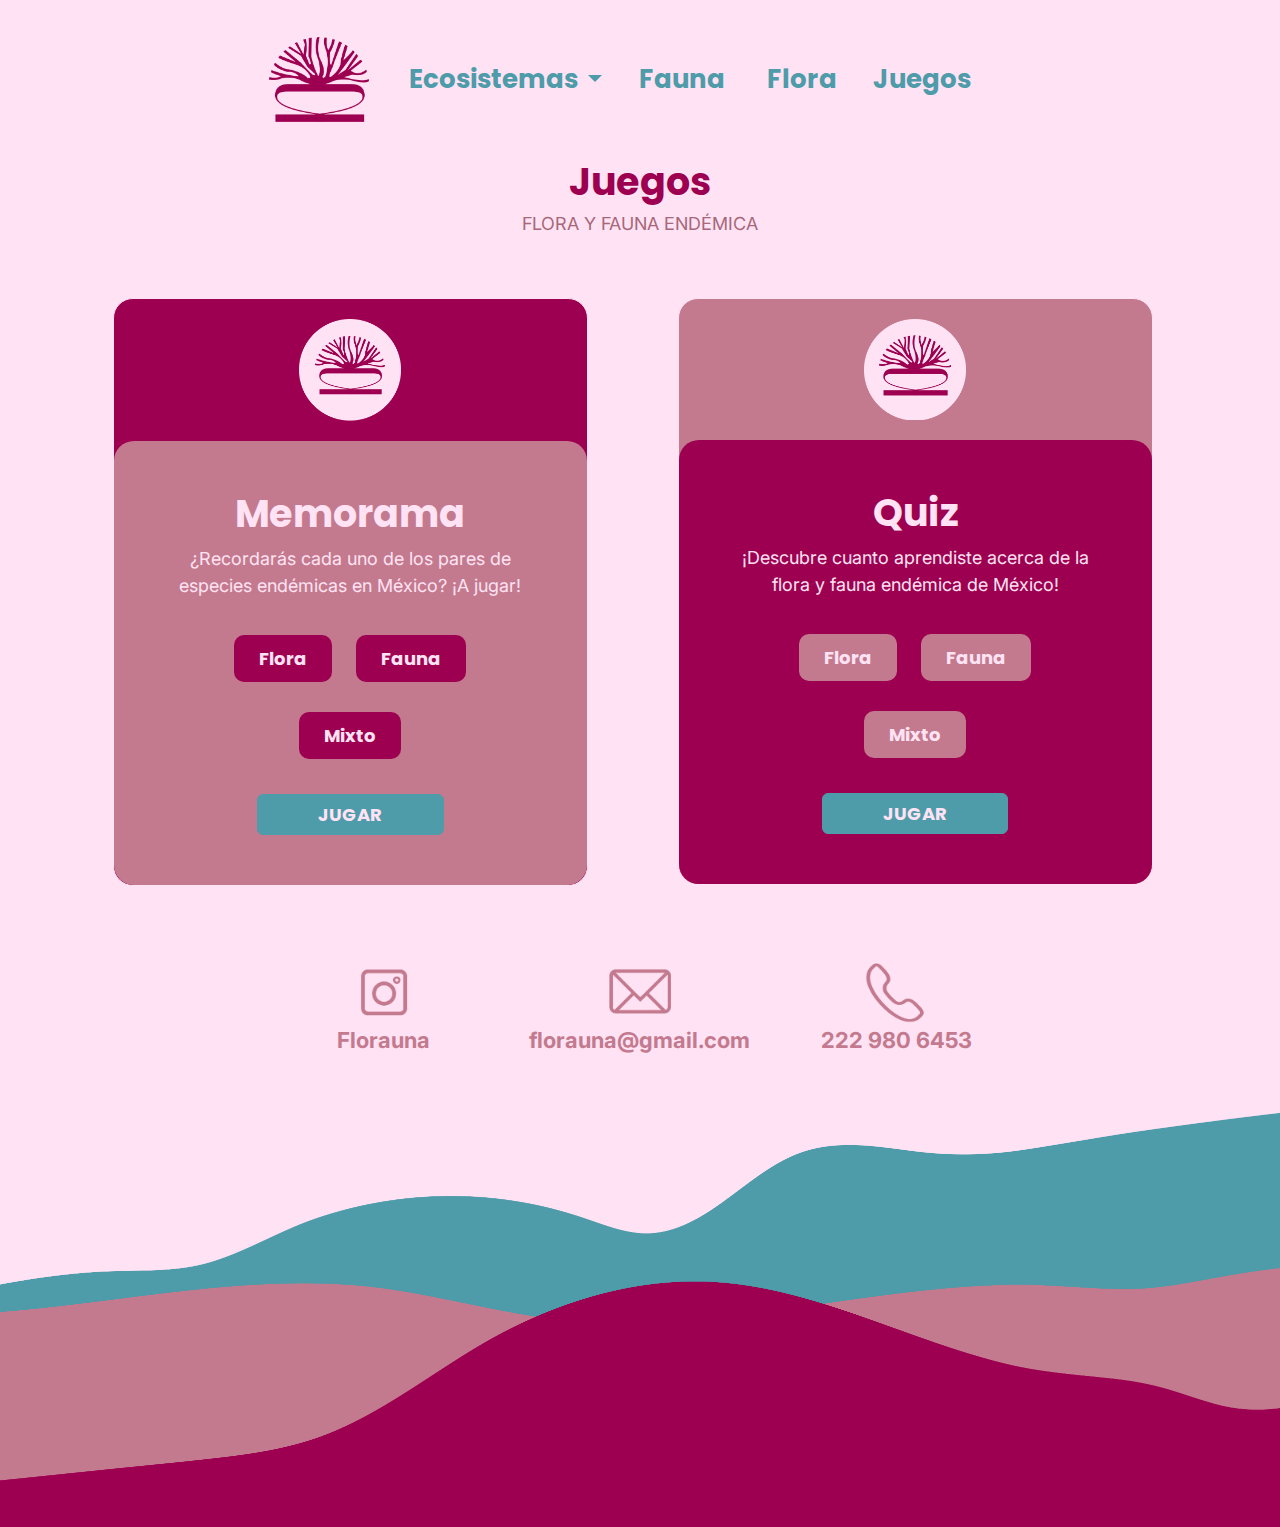
<file: html/juegos.html>
<html>
<head>
    <title>Juegos | Florauna</title>
    <meta name="viewport" content="width=device-width, initial-scale=1">
    <link href="https://cdn.jsdelivr.net/npm/bootstrap@5.3.0-alpha1/dist/css/bootstrap.min.css" rel="stylesheet">
    <link rel="stylesheet" href="https://cdnjs.cloudflare.com/ajax/libs/animate.css/4.1.1/animate.min.css"/>
    <link rel="stylesheet" href="../css/estilo_florauna.css">
    <style>
        main{
            padding-left: 80px;
            padding-right: 80px;
        }
        .col{
            margin-top: 60px;
            width: 45%;
            padding: 20px;
            padding-bottom: 0px;
            margin-left: 25px;
            margin-right: 25px;
            text-align:center;
            justify-content:center;
        }
        .card{
            background-color: #9D0050;
            border-color:#FFE3F4;
            border-radius: 20px;
        }
        .card-body{
            background-color: #c47a8e;
            padding: 50px;
            border-radius: 20px;
        }
        #card2{
            background-color: #c47a8e;
        }
        #card2 .card-body{
            background-color: #9D0050;
        }
        .card-title{
            font-family: "Poppins", sans-serif;
            font-weight: bold;
            font-size: 38px;
            color: #FFE3F4;
        }
        .card-img-top{
            padding: 20px;
            width: 30%;
            margin-left: auto;
            margin-right: auto;
        }
        .card-text {
            font-family: "Inter", serif;
            font-weight: normal;
            font-size: 18px;
            color: #FFE3F4;
        }
        .btn.btn-primary {
            background-color: #4e9ba9;
            border-color: #4e9ba9;
            color: #FFE3F4;
            font-family: "Poppins", sans-serif;
            font-weight: bold;
            font-size: 18px;
          }
        .btn.btn-primary:hover {
            background-color: #FFE3F4;
            border-color: #FFE3F4;
            color: #9D0050;
          }
        #memorama, #quiz{
            list-style-type: none;
            font-family: "Poppins", sans-serif;
            font-weight: bold;
            font-size: 18px;
            color: #FFE3F4;
            padding: 0px;
            margin-bottom: 25px;
        }
        #memorama li, #quiz li{
            display: inline-block;
            text-align: center;
            padding: 10px;
            padding-left: 25px;
            padding-right: 25px;
            margin: 10px;
            margin-top: 20px;
            border-radius: 10px;
            background-color: #9D0050;
        }
        #quiz li{
            background-color: #c47a8e;
        }
        #memorama a, #quiz a{
           text-decoration: none;
            color: #FFE3F4;
        }
        #quiz li:hover, #memorama li:hover{
            background-color: #FFE3F4;
            color: #9D0050;
        }
        #memorama li a:hover, #quiz li a:hover{
            background-color: #FFE3F4;
            color: #9D0050;
        }
        
        
        
        /*Diseño Responsivo para Télefono Celular*/
        @media (max-width: 600px) {
            main{
                padding: 0px;
            }
            #h1juegos, .h1tipo{
                color: #9D0050;
            }
            h3{
                margin-bottom: 40px;
                margin-top: 5px;
            }
            .row {
                display: block;
            }
            .col{
                width: 85%;
                margin-top: 30px;
            }
            .card-text{
                font-size: 13px;
            }
            .card-title{
                font-size: 28px;
            }
            .card-body{
                padding: 30px;
            }
            .btn.btn-primary, #memorama, #quiz{
                font-size: 14px;
            }
            #memorama li, #quiz li{
                margin-top: 10px;
            }
        }
    </style>
</head>
<body>
    <header>
        <a href="../index.html"><img id=logo src="../imagenes/logo.png" alt="Logo"></a>
        <nav>
            <ul>
                <li><a href="../html/ecosistemas.html">Ecosistemas</a></li>
                <li class="nav-item dropdown"><a class="nav-link dropdown-toggle" id="dropdown" role="button" data-bs-toggle="dropdown" aria-expanded="false" href=#></a>
                    <ul class="dropdown-menu">
                      <li><a class="dropdown-item" href="../html/selva.html">Selva</a></li>
                      <li><a class="dropdown-item" href="../html/bosque.html">Bosque</a></li>
                      <li><a class="dropdown-item" href="../html/desierto.html">Desierto</a></li>
                      <li><a class="dropdown-item" href="../html/arrecife.html">Arrecife</a></li>
                      <li><a class="dropdown-item" href="../html/manglar.html">Manglar</a></li>
                    </ul>
                </li>
                <li><a href="../html/fauna.html">Fauna</a></li>
                <li><a href="../html/flora.html">Flora</a></li>
                <li><a href="../html/juegos.html">Juegos</a></li>
            </ul>
        </nav>
    </header>
    <main style="padding-top: 0px;">  
       <h1 class="h1tipo" id="h1juegos" style="padding-top: 0px;">Juegos</h1>
        <h3>FLORA Y FAUNA ENDÉMICA</h3>
        <div class="row row-cols-1 row-cols-md-2 g-4">
            <div class="col">
                <div class="card">
                  <img src="../imagenes/logo3.png" class="card-img-top" alt="...">
                  <div class="card-body">
                    <h2 class="card-title">Memorama</h2>
                    <p class="card-text">¿Recordarás cada uno de los pares de especies endémicas en México? ¡A jugar!</p>
                    <ul class="animate__animated animate__zoomIn animate__slower" id=memorama>
                        <a href="../html/memoramaflora.html"><li>Flora</li></a>
                        <a href="../html/memoramafauna.html"><li>Fauna</li></a>
                        <a href="../html/memoramamixto.html"><li>Mixto</li></a>
                    </ul>
                    <a style="text-decoration:none;" href="../html/memoramamixto.html" class="d-grid gap-2 col-6 mx-auto">
                       <button class="btn btn-primary" type="button">JUGAR</button>
                        </a>
                  </div>
                </div>
            </div>
            <div class="col">
                <div id="card2" class="card">
                  <img src="../imagenes/logo4.png" class="card-img-top" alt="...">
                  <div class="card-body">
                    <h2 class="card-title">Quiz</h2>
                    <p class="card-text">¡Descubre cuanto aprendiste acerca de la flora y fauna endémica de México!</p>
                    <ul class="animate__animated animate__zoomIn animate__slower" id="quiz">
                        <a href="#"><li>Flora</li></a>
                        <a href="#"><li>Fauna</li></a>
                        <a href="#"><li>Mixto</li></a>
                    </ul>
                    <a style="text-decoration:none;" href="#" class="d-grid gap-2 col-6 mx-auto">
                      <button class="btn btn-primary" type="button">JUGAR</button>
                    </a>
                  </div>
                </div>
            </div> 
        </div>
            <table id="footerinfo">
                    <thead></thead>
                    <tbody>
                        <tr>
                            <td class="insta"><img class="iconos" src="../imagenes/instagram.png" alt="Instagram"></td>
                            <td><img class="iconos" src="../imagenes/correo.png" alt="Correo"></td>
                            <td><img class="iconos" src="../imagenes/telefono.png" alt="Telefono"></td>
                        </tr>
                        <tr>
                            <th>Florauna</th>
                            <th>florauna@gmail.com</th>
                            <th>222 980 6453</th>
                        </tr>
                    </tbody>
                    <tfoot></tfoot>
            </table>
    </main>
    <footer>
        <img id="montañas" src="../imagenes/montanas.png" alt="Foto Montañas">
    </footer>
    <script src="https://cdn.jsdelivr.net/npm/bootstrap@5.3.0-alpha1/dist/js/bootstrap.bundle.min.js"></script>
</body>
</html>
</file>
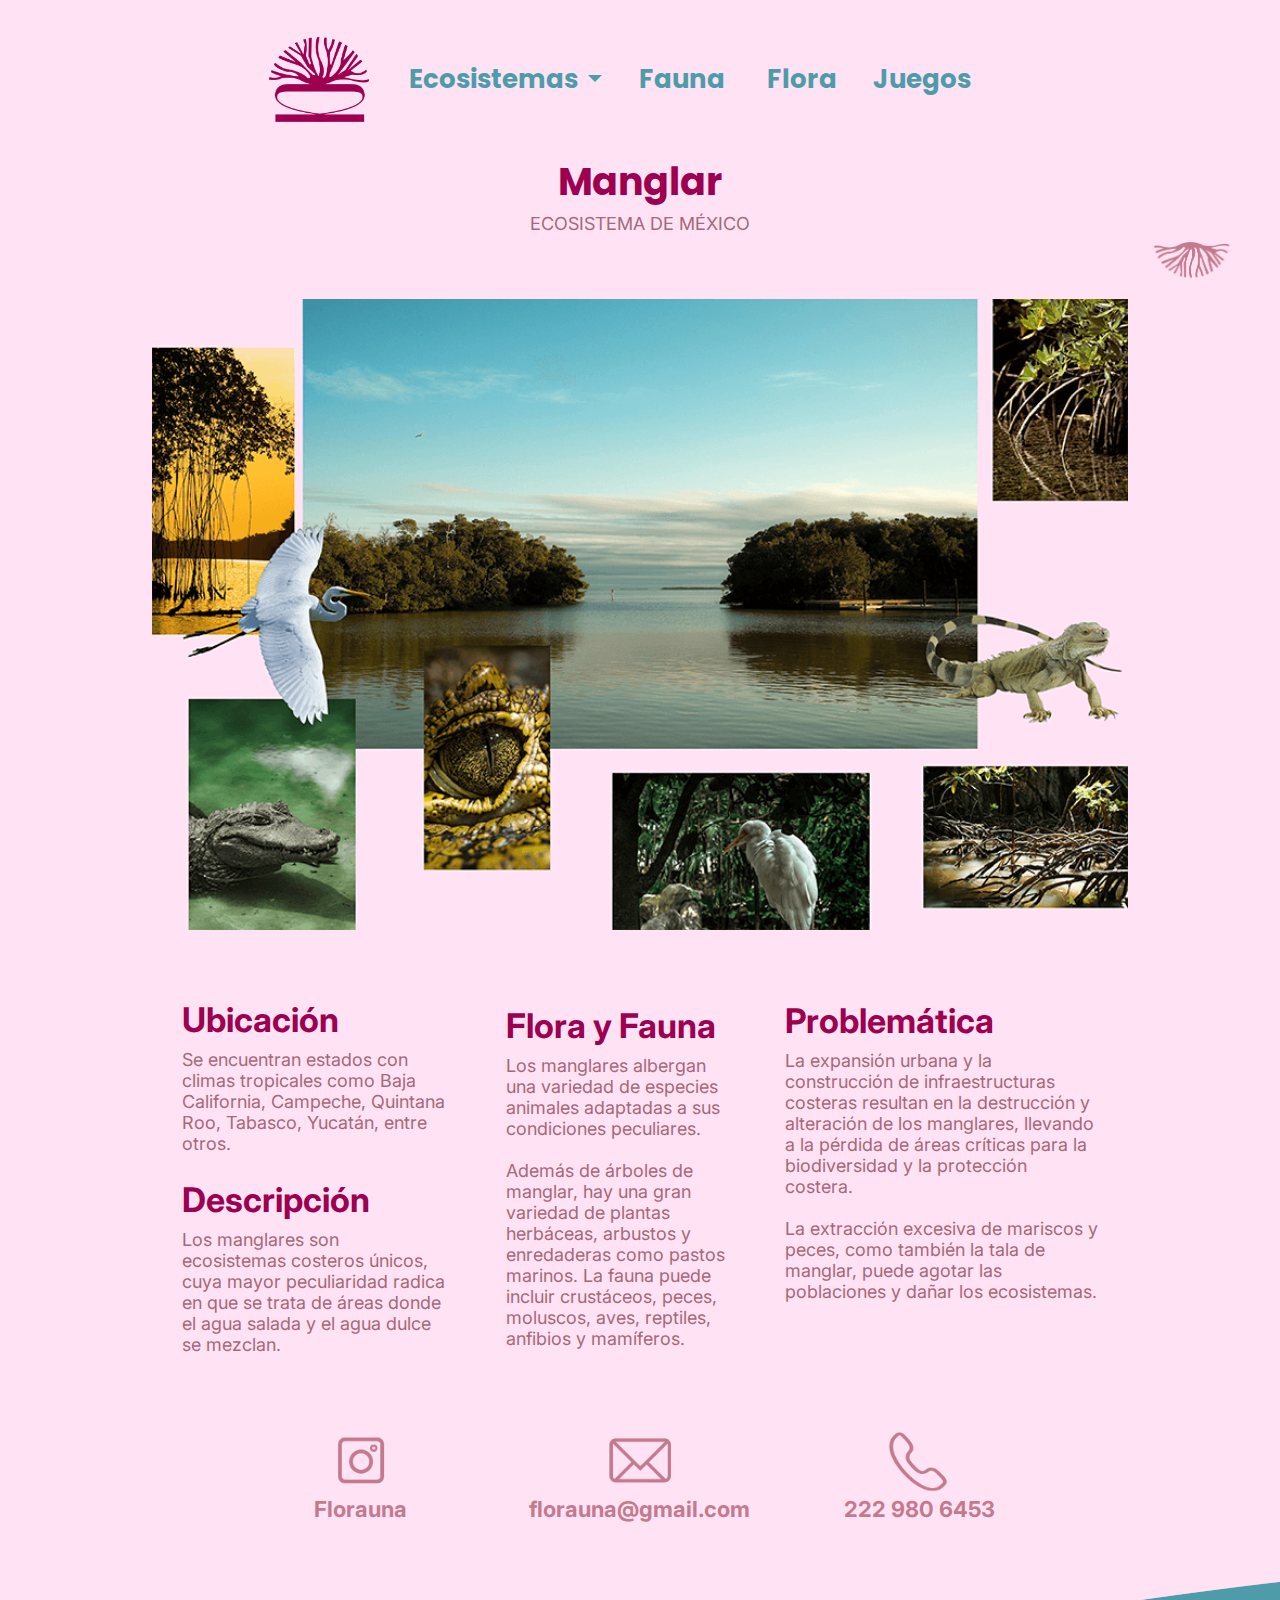
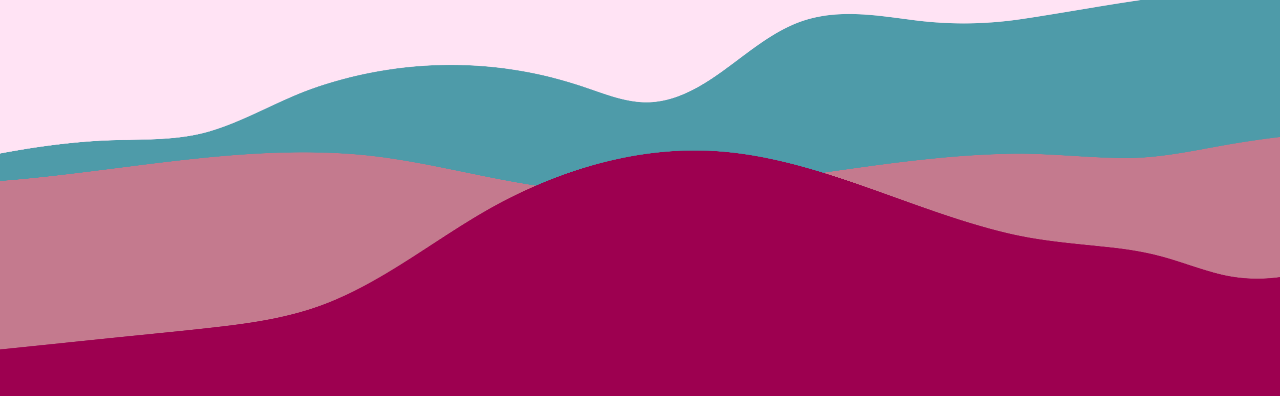
<file: html/manglar.html>
<html>
<head>
    <title>Manglar | Florauna</title>
    <meta name="viewport" content="width=device-width, initial-scale=1">
    <link href="https://cdn.jsdelivr.net/npm/bootstrap@5.3.0-alpha1/dist/css/bootstrap.min.css" rel="stylesheet">
    <link rel="stylesheet" href="https://cdnjs.cloudflare.com/ajax/libs/animate.css/4.1.1/animate.min.css"/>
    <link rel="stylesheet" href="../css/estilo_florauna.css">
    <style>
        main{
            padding-top: 0px;
        }
        
        
        
        /*Diseño Responsivo para Télefono Celular*/
        @media (max-width: 600px) {
        h3{
           margin-top: 5px; 
        }
        }
    </style>
</head>
<body>
    <header>
        <a href="../html/index.html"><img id=logo src="../imagenes/logo.png" alt="Logo"></a>
        <nav>
            <ul>
                <li><a href="../html/ecosistemas.html">Ecosistemas</a></li>
                <li class="nav-item dropdown"><a class="nav-link dropdown-toggle" id="dropdown" role="button" data-bs-toggle="dropdown" aria-expanded="false" href=#></a>
                    <ul class="dropdown-menu">
                      <li><a class="dropdown-item" href="../html/selva.html">Selva</a></li>
                      <li><a class="dropdown-item" href="../html/bosque.html">Bosque</a></li>
                      <li><a class="dropdown-item" href="../html/desierto.html">Desierto</a></li>
                      <li><a class="dropdown-item" href="../html/arrecife.html">Arrecife</a></li>
                      <li><a class="dropdown-item" href="../html/manglar.html">Manglar</a></li>
                    </ul>
                </li>
                <li><a href="../html/fauna.html">Fauna</a></li>
                <li><a href="../html/flora.html">Flora</a></li>
                <li><a href="../html/juegos.html">Juegos</a></li>
            </ul>
        </nav>
    </header>
    <main>
        <h1 class="h1tipo" style="padding-top: 0px;">Manglar</h1>
        <h3>ECOSISTEMA DE MÉXICO</h3>
        <img class="animate__animated animate__zoomIn animate__delay-3s animate__slow" style="margin-bottom: 15px;" id="ecoicono" src="../imagenes/manglar.png" alt="Manglar Ícono">
        <img class="animate__animated animate__fadeInLeft animate__slower" id=collage src="../imagenes/manglar%20lap.png" alt="Collage Ecosistema Manglar">
        <table id="infoecosistema">
                <thead>
                    <tr>
                      <th>
                          <h2>Ubicación</h2>
                          <p>Se encuentran estados con climas tropicales como Baja California, Campeche, Quintana Roo, Tabasco, Yucatán, entre otros.</p><br>
                          <h2>Descripción</h2>
                          <p>Los manglares son ecosistemas costeros únicos, cuya mayor peculiaridad radica en que se trata de áreas donde el agua salada y el agua dulce se mezclan.</p>
                      </th>
                      <th>
                          <h2>Flora y Fauna</h2>
                          <p>Los manglares albergan una variedad de especies animales adaptadas a sus condiciones peculiares.<br><br>Además de árboles de manglar, hay una gran variedad de plantas herbáceas, arbustos y enredaderas como pastos marinos. La fauna puede incluir crustáceos, peces, moluscos, aves, reptiles, anfibios y mamíferos.</p>
                      </th>
                      <th>
                          <h2>Problemática</h2>
                          <p>La expansión urbana y la construcción de infraestructuras costeras resultan en la destrucción y alteración de los manglares, llevando a la pérdida de áreas críticas para la biodiversidad y la protección costera.<br><br>La extracción excesiva de mariscos y peces, como también la tala de manglar, puede agotar las poblaciones y dañar los ecosistemas.</p><br><br>
                        </th>
                    </tr>
                </thead>
                <tbody>
                    <tr>
                        <td></td>
                        <td></td>
                        <td></td>
                    </tr>
                </tbody>
                <tfoot></tfoot>
            </table>
        <table id="footerinfo">
                <thead></thead>
                <tbody>
                    <tr>
                        <td><img class="iconos" src="../imagenes/instagram.png" alt="Instagram"></td>
                        <td><img class="iconos" src="../imagenes/correo.png" alt="Correo"></td>
                        <td><img class="iconos" src="../imagenes/telefono.png" alt="Telefono"></td>
                    </tr>
                    <tr>
                        <th>Florauna</th>
                        <th>florauna@gmail.com</th>
                        <th>222 980 6453</th>
                    </tr>
                </tbody>
                <tfoot></tfoot>
            </table>
    </main>
    <footer>
        <img id="montañas" src="../imagenes/montanas.png" alt="Foto Montañas">
    </footer>
    <script src="https://cdn.jsdelivr.net/npm/bootstrap@5.3.0-alpha1/dist/js/bootstrap.bundle.min.js"></script>
</body>
</html>
</file>
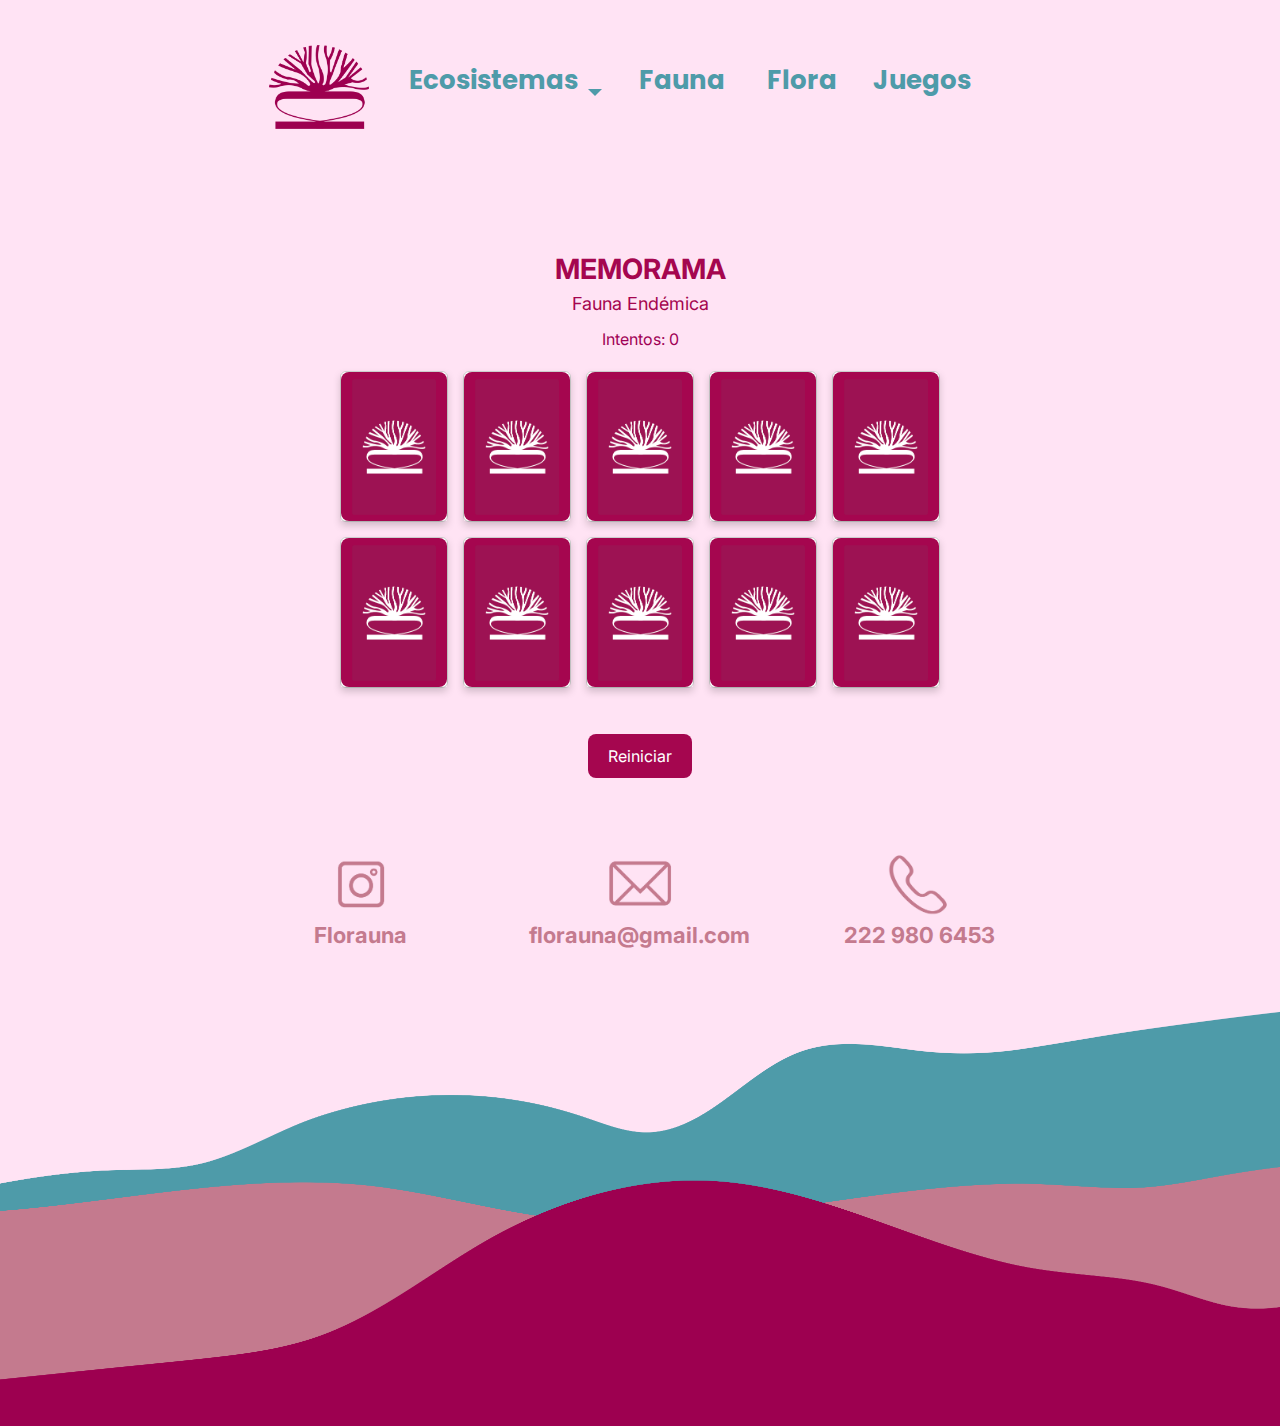
<file: html/memoramafauna.html>
<!DOCTYPE html>
<link href="https://fonts.googleapis.com/css2?family=Inter:wght@400;700&family=Poppins:wght@400;700&display=swap" rel="stylesheet">
<link href="https://fonts.googleapis.com/css2?family=Inter:wght@400;700&family=Poppins:wght@400;700&display=swap" rel="stylesheet">
<html lang="es">
<head>
  <meta charset="UTF-8" />
  <meta name="viewport" content="width=device-width, initial-scale=1" />
  <title>Memorama | Florauna</title>

  <!-- Bootstrap + Animate.css -->
  <link href="https://cdn.jsdelivr.net/npm/bootstrap@5.3.0-alpha1/dist/css/bootstrap.min.css" rel="stylesheet">
  <link rel="stylesheet" href="https://cdnjs.cloudflare.com/ajax/libs/animate.css/4.1.1/animate.min.css"/>
  <link rel="stylesheet" href="../css/estilos.css">

  <style>
    body {
      margin: 0;
      font-family: inter, sans-serif;
      background-color: #FFE3F4;
      text-align: center;
    }

    .title {
      font-size: 28px;
      color: #a5064f;
      font-weight: bold;
      margin-top: 20px;
    }

    .subtitle {
      color: #a5064f;
      font-size: 18px;
      margin-bottom: 10px;
    }

    .stats {
      font-size: 16px;
      margin-bottom: 20px;
      color: #a00055;
    }

    .grid {
      display: grid;
      grid-template-columns: repeat(auto-fit, minmax(100px, 1fr));
      gap: 15px;
      justify-content: center;
      margin: 0 auto 30px;
      max-width: 600px;
    }

    .card {
      width: 100%;
      aspect-ratio: 5 / 7;
      perspective: 1000px;
    }

    .card-inner {
      position: relative;
      width: 100%;
      height: 100%;
      transition: transform 0.6s;
      transform-style: preserve-3d;
      cursor: pointer;
      box-shadow: 0 4px 8px rgba(0,0,0,0.2);
    }

    .card.flipped .card-inner {
      transform: rotateY(180deg) scale(1.05);
    }

    .card-front, .card-back {
      position: absolute;
      width: 100%;
      height: 100%;
      backface-visibility: hidden;
      border-radius: 8px;
      display: flex;
      align-items: center;
      justify-content: center;
    }

    .card-front {
      background-color: #a5064f;
    }

    .card-back {
      background-color: #ffff;
      transform: rotateY(180deg);
    }

    .card img {
      width: 80%;
      height: auto;
    }

    .message {
      font-size: 18px;
      color: #a5064f;
      font-weight: bold;
      margin-top: 20px;
    }

    button.restart {
      background-color: #a5064f;
      color: white;
      border: none;
      padding: 10px 20px;
      border-radius: 8px;
      font-size: 16px;
      cursor: pointer;
    }

    button.restart:hover {
      background-color: #87043d;
    }
  </style>
</head>
<body>

  <!-- Header del sitio -->
  <header class="mb-4">
    <a href="../index.html"><img id="logo" src="../imagenes/logo.png" alt="Logo Florauna" /></a>
      <nav>
            <ul>
                <li><a href="../html/ecosistemas.html">Ecosistemas</a></li>
                <li class="nav-item dropdown"><a class="nav-link dropdown-toggle" id="dropdown" role="button" data-bs-toggle="dropdown" aria-expanded="false" href=#></a>
                    <ul class="dropdown-menu">
                      <li><a class="dropdown-item" href="../html/selva.html">Selva</a></li>
                      <li><a class="dropdown-item" href="../html/bosque.html">Bosque</a></li>
                      <li><a class="dropdown-item" href="../html/desierto.html">Desierto</a></li>
                      <li><a class="dropdown-item" href="../html/arrecife.html">Arrecife</a></li>
                      <li><a class="dropdown-item" href="../html/manglar.html">Manglar</a></li>
                    </ul>
                </li>
                <li><a href="../html/fauna.html">Fauna</a></li>
                <li><a href="../html/flora.html">Flora</a></li>
                <li><a href="../html/juegos.html">Juegos</a></li>
            </ul>
        </nav>
  </header>

  <main>
    <div class="title">MEMORAMA</div>
    <div class="subtitle">Fauna Endémica</div>
    <div class="stats">Intentos: <span id="attempts">0</span></div>

    <div class="grid" id="gameBoard"></div>

    <div class="message" id="completionMessage"></div>

    <button class="restart mt-3" onclick="location.reload()">Reiniciar</button>

  <script>
    const imageNames = [
      "../imagenes/vaquita.png", "../imagenes/monarca.png", "../imagenes/rana.png", "../imagenes/colibri.png", "../imagenes/ajolote.png"
    ];
    const images = [...imageNames, ...imageNames].sort(() => 0.5 - Math.random());
    const board = document.getElementById("gameBoard");
    const attemptsDisplay = document.getElementById("attempts");
    const messageDisplay = document.getElementById("completionMessage");

    let firstCard = null;
    let secondCard = null;
    let lockBoard = false;
    let attempts = 0;
    let matchedPairs = 0;
    const totalPairs = imageNames.length;

    function createCard(imgSrc) {
      const card = document.createElement("div");
      card.className = "card";
      card.dataset.image = imgSrc;

      const inner = document.createElement("div");
      inner.className = "card-inner";

      const front = document.createElement("div");
      front.className = "card-front";
      const frontImg = document.createElement("img");
      frontImg.src = "../imagenes/reverso.png";
      frontImg.alt = "Tarjeta oculta";
      front.appendChild(frontImg);

      const back = document.createElement("div");
      back.className = "card-back";
      const backImg = document.createElement("img");
      backImg.src = imgSrc;
      backImg.alt = `Imagen de ${imgSrc.split('.')[0]}`;
      backImg.onerror = () => {
        backImg.src = "../imagenes/reverso.png";
      };
      back.appendChild(backImg);

      inner.appendChild(front);
      inner.appendChild(back);
      card.appendChild(inner);

      card.addEventListener("click", () => {
        if (lockBoard || card.classList.contains("flipped")) return;

        card.classList.add("flipped", "animate__animated", "animate__flipInY");

        if (!firstCard) {
          firstCard = card;
        } else {
          secondCard = card;
          lockBoard = true;
          attempts++;
          attemptsDisplay.textContent = attempts;

          if (firstCard.dataset.image === secondCard.dataset.image) {
            setTimeout(() => {
              firstCard.classList.add("animate__animated", "animate__pulse");
              secondCard.classList.add("animate__animated", "animate__pulse");
            }, 300);

            matchedPairs++;
            if (matchedPairs === totalPairs) {
              messageDisplay.textContent = "¡Felicidades! Has encontrado todos los pares.";
              messageDisplay.classList.add("animate__animated", "animate__fadeInDown");
            }
            resetTurn();
          } else {
            setTimeout(() => {
              firstCard.classList.remove("flipped", "animate__flipInY");
              secondCard.classList.remove("flipped", "animate__flipInY");
              resetTurn();
            }, 1000);
          }
        }
      });

      return card;
    }

    function resetTurn() {
      [firstCard, secondCard] = [null, null];
      lockBoard = false;
    }

    images.forEach(img => board.appendChild(createCard(img)));
  </script>
  <table id="footerinfo" >
      <tbody>
        <tr>
          <td><img class="iconos" src="../imagenes/instagram.png" alt="Instagram"></td>
          <td><img class="iconos" src="../imagenes/correo.png" alt="Correo"></td>
          <td><img class="iconos" src="../imagenes/telefono.png" alt="Teléfono"></td>
        </tr>
        <tr>
          <th>Florauna</th>
          <th>florauna@gmail.com</th>
          <th>222 980 6453</th>
        </tr>
      </tbody>
    </table>
  </main>
  <footer>
    <img id="montañas" src="../imagenes/montanas.png" alt="Montañas">
  </footer>

  <script src="https://cdn.jsdelivr.net/npm/bootstrap@5.3.0-alpha1/dist/js/bootstrap.bundle.min.js"></script>
</body>
</html>
</file>
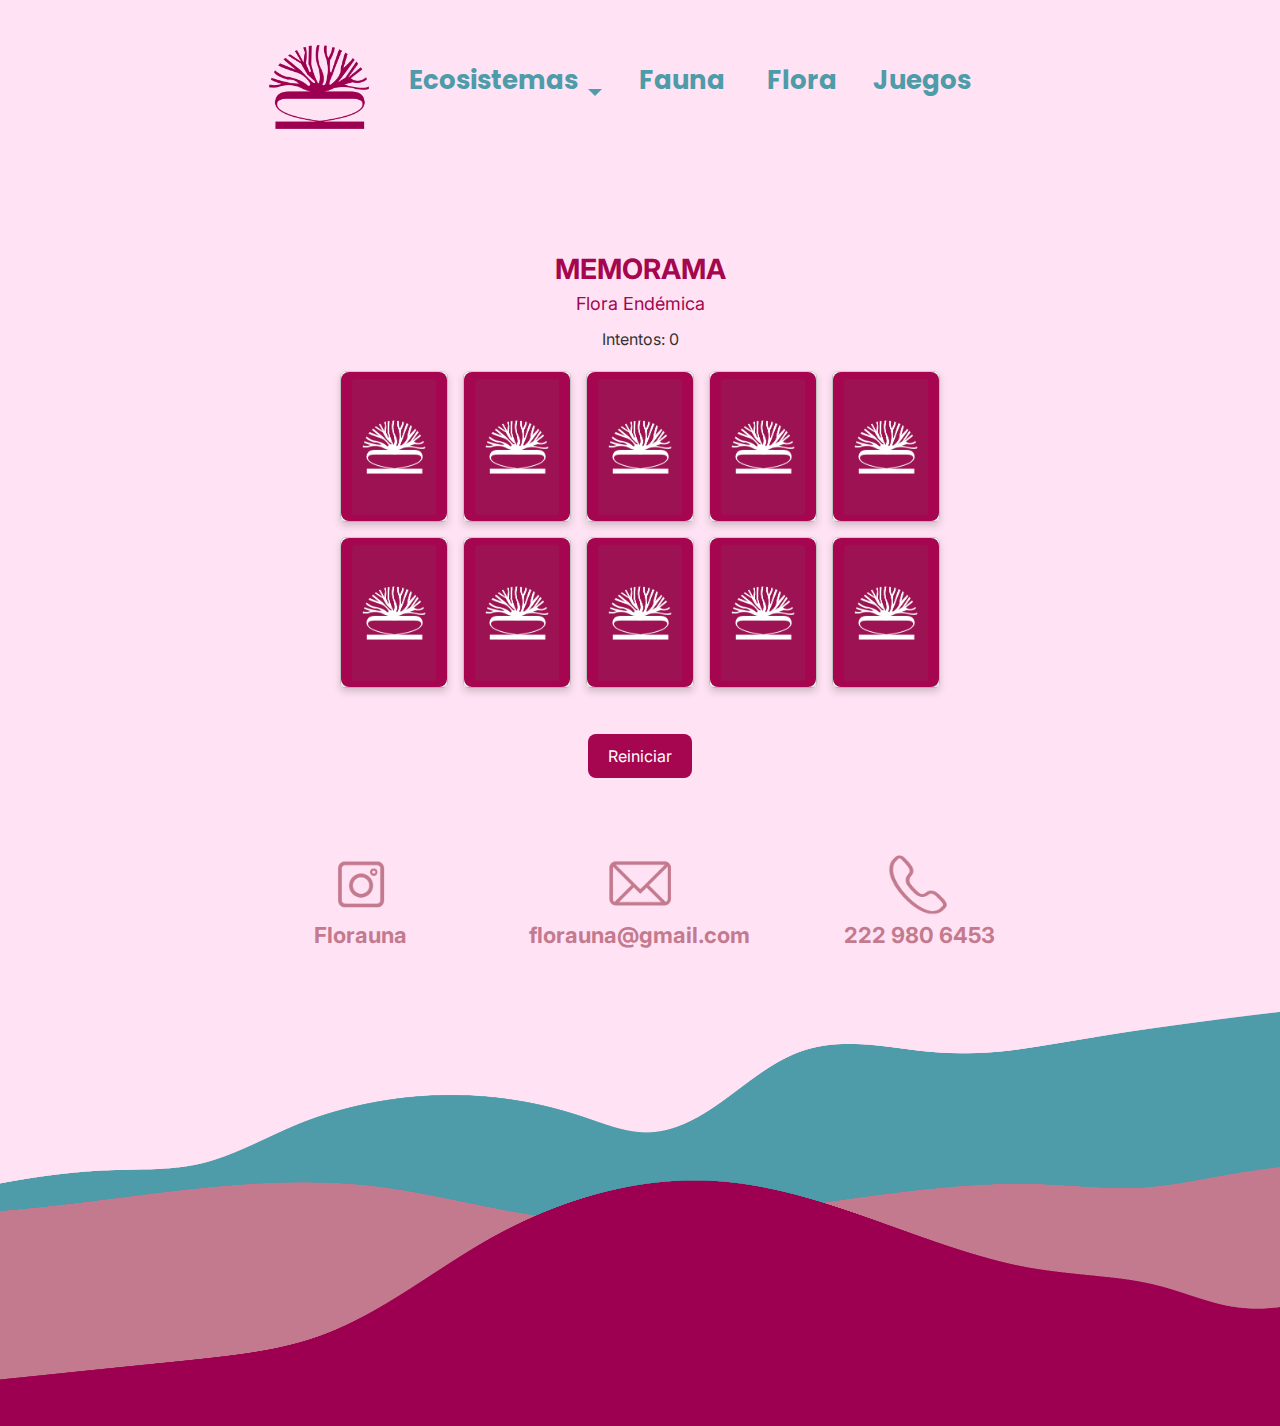
<file: html/memoramaflora.html>
<!DOCTYPE html>
<link href="https://fonts.googleapis.com/css2?family=Inter:wght@400;700&family=Poppins:wght@400;700&display=swap" rel="stylesheet">
<link href="https://fonts.googleapis.com/css2?family=Inter:wght@400;700&family=Poppins:wght@400;700&display=swap" rel="stylesheet">
<html lang="es">
<head>
  <meta charset="UTF-8" />
  <meta name="viewport" content="width=device-width, initial-scale=1" />
  <title>Memorama | Florauna</title>

  <!-- Bootstrap + Animate.css -->
  <link href="https://cdn.jsdelivr.net/npm/bootstrap@5.3.0-alpha1/dist/css/bootstrap.min.css" rel="stylesheet">
  <link rel="stylesheet" href="https://cdnjs.cloudflare.com/ajax/libs/animate.css/4.1.1/animate.min.css"/>
  <link rel="stylesheet" href="../css/estilos.css">

  <style>
    body {
      margin: 0;
      font-family: inter, sans-serif;
      background-color: #FFE3F4;
      text-align: center;
    }

    .title {
      font-size: 28px;
      color: #a5064f;
      font-weight: bold;
      margin-top: 20px;
    }

    .subtitle {
      color: #a5064f;
      font-size: 18px;
      margin-bottom: 10px;
    }

    .stats {
      font-size: 16px;
      margin-bottom: 20px;
      color: #333;
    }

    .grid {
      display: grid;
      grid-template-columns: repeat(auto-fit, minmax(100px, 1fr));
      gap: 15px;
      justify-content: center;
      margin: 0 auto 30px;
      max-width: 600px;
    }

    .card {
      width: 100%;
      aspect-ratio: 5 / 7;
      perspective: 1000px;
    }

    .card-inner {
      position: relative;
      width: 100%;
      height: 100%;
      transition: transform 0.6s;
      transform-style: preserve-3d;
      cursor: pointer;
      box-shadow: 0 4px 8px rgba(0,0,0,0.2);
    }

    .card.flipped .card-inner {
      transform: rotateY(180deg) scale(1.05);
    }

    .card-front, .card-back {
      position: absolute;
      width: 100%;
      height: 100%;
      backface-visibility: hidden;
      border-radius: 8px;
      display: flex;
      align-items: center;
      justify-content: center;
    }

    .card-front {
      background-color: #a5064f;
    }

    .card-back {
      background-color: #fff;
      transform: rotateY(180deg);
    }

    .card img {
      width: 80%;
      height: auto;
    }

    .message {
      font-size: 18px;
      color: #a5064f;
      font-weight: bold;
      margin-top: 20px;
    }

    button.restart {
      background-color: #a5064f;
      color: white;
      border: none;
      padding: 10px 20px;
      border-radius: 8px;
      font-size: 16px;
      cursor: pointer;
    }

    button.restart:hover {
      background-color: #87043d;
    }
  </style>
</head>
<body>

  <header class="mb-4">
    <a href="../index.html"><img id="logo" src="../imagenes/logo.png" alt="Logo Florauna" /></a>
    <nav>
            <ul>
                <li><a href="../html/ecosistemas.html">Ecosistemas</a></li>
                <li class="nav-item dropdown"><a class="nav-link dropdown-toggle" id="dropdown" role="button" data-bs-toggle="dropdown" aria-expanded="false" href=#></a>
                    <ul class="dropdown-menu">
                      <li><a class="dropdown-item" href="../html/selva.html">Selva</a></li>
                      <li><a class="dropdown-item" href="../html/bosque.html">Bosque</a></li>
                      <li><a class="dropdown-item" href="../html/desierto.html">Desierto</a></li>
                      <li><a class="dropdown-item" href="../html/arrecife.html">Arrecife</a></li>
                      <li><a class="dropdown-item" href="../html/manglar.html">Manglar</a></li>
                    </ul>
                </li>
                <li><a href="../html/fauna.html">Fauna</a></li>
                <li><a href="../html/flora.html">Flora</a></li>
                <li><a href="../html/juegos.html">Juegos</a></li>
            </ul>
        </nav>
  </header>

  <main>
    <div class="title">MEMORAMA</div>
    <div class="subtitle">Flora Endémica</div>
    <div class="stats">Intentos: <span id="attempts">0</span></div>

    <div class="grid" id="gameBoard"></div>

    <div class="message" id="completionMessage"></div>

    <button class="restart mt-3" onclick="reiniciarJuego()">Reiniciar</button>

    <!-- Footer info -->
    <table id="footerinfo" >
      <tbody>
        <tr>
          <td><img class="iconos" src="../imagenes/instagram.png" alt="Instagram"></td>
          <td><img class="iconos" src="../imagenes/correo.png" alt="Correo"></td>
          <td><img class="iconos" src="../imagenes/telefono.png" alt="Teléfono"></td>
        </tr>
        <tr>
          <th>Florauna</th>
          <th>florauna@gmail.com</th>
          <th>222 980 6453</th>
        </tr>
      </tbody>
    </table>
  </main>

  

  <script>
    const imageNames = [
      "../imagenes/orquidea.png", "../imagenes/dalia.png", "../imagenes/mayo.png", "../imagenes/jacaranda.png", "../imagenes/cempasuchil.png"
    ];

    let board = document.getElementById("gameBoard");
    let attemptsDisplay = document.getElementById("attempts");
    let messageDisplay = document.getElementById("completionMessage");

    let firstCard, secondCard;
    let lockBoard = false;
    let attempts = 0;
    let matchedPairs = 0;
    const totalPairs = imageNames.length;

    function createCard(imgSrc) {
      const card = document.createElement("div");
      card.className = "card";
      card.dataset.image = imgSrc;

      const inner = document.createElement("div");
      inner.className = "card-inner";

      const front = document.createElement("div");
      front.className = "card-front";
      const frontImg = document.createElement("img");
      frontImg.src = "../imagenes/reverso.png";
      frontImg.alt = "Tarjeta oculta";
      front.appendChild(frontImg);

      const back = document.createElement("div");
      back.className = "card-back";
      const backImg = document.createElement("img");
      backImg.src = imgSrc;
      backImg.alt = `Imagen de ${imgSrc.split('.')[0]}`;
      backImg.onerror = () => {
        backImg.src = "../imagenes/reverso.png";
      };
      back.appendChild(backImg);

      inner.appendChild(front);
      inner.appendChild(back);
      card.appendChild(inner);

      card.addEventListener("click", () => {
        if (lockBoard || card.classList.contains("flipped")) return;

        card.classList.add("flipped", "animate__animated", "animate__flipInY");

        if (!firstCard) {
          firstCard = card;
        } else {
          secondCard = card;
          lockBoard = true;
          attempts++;
          attemptsDisplay.textContent = attempts;

          if (firstCard.dataset.image === secondCard.dataset.image) {
            setTimeout(() => {
              firstCard.classList.add("animate__animated", "animate__pulse");
              secondCard.classList.add("animate__animated", "animate__pulse");
            }, 300);

            matchedPairs++;
            if (matchedPairs === totalPairs) {
              messageDisplay.textContent = "¡Felicidades! Has encontrado todos los pares.";
              messageDisplay.classList.add("animate__animated", "animate__fadeInDown");
            }
            resetTurn();
          } else {
            setTimeout(() => {
              firstCard.classList.remove("flipped", "animate__flipInY");
              secondCard.classList.remove("flipped", "animate__flipInY");
              resetTurn();
            }, 1000);
          }
        }
      });

      return card;
    }

    function resetTurn() {
      [firstCard, secondCard] = [null, null];
      lockBoard = false;
    }

    function iniciarJuego() {
      const shuffledImages = [...imageNames, ...imageNames].sort(() => 0.5 - Math.random());
      shuffledImages.forEach(img => board.appendChild(createCard(img)));
    }

    function reiniciarJuego() {
      board.innerHTML = "";
      messageDisplay.textContent = "";
      messageDisplay.className = "message";
      attempts = 0;
      matchedPairs = 0;
      attemptsDisplay.textContent = attempts;
      [firstCard, secondCard] = [null, null];
      lockBoard = false;
      iniciarJuego();
    }

    iniciarJuego();
  </script>
<footer>
    <img id="montañas" src="../imagenes/montanas.png" alt="Montañas">
  </footer>
  <script src="https://cdn.jsdelivr.net/npm/bootstrap@5.3.0-alpha1/dist/js/bootstrap.bundle.min.js"></script>
</body>
</html>
</file>
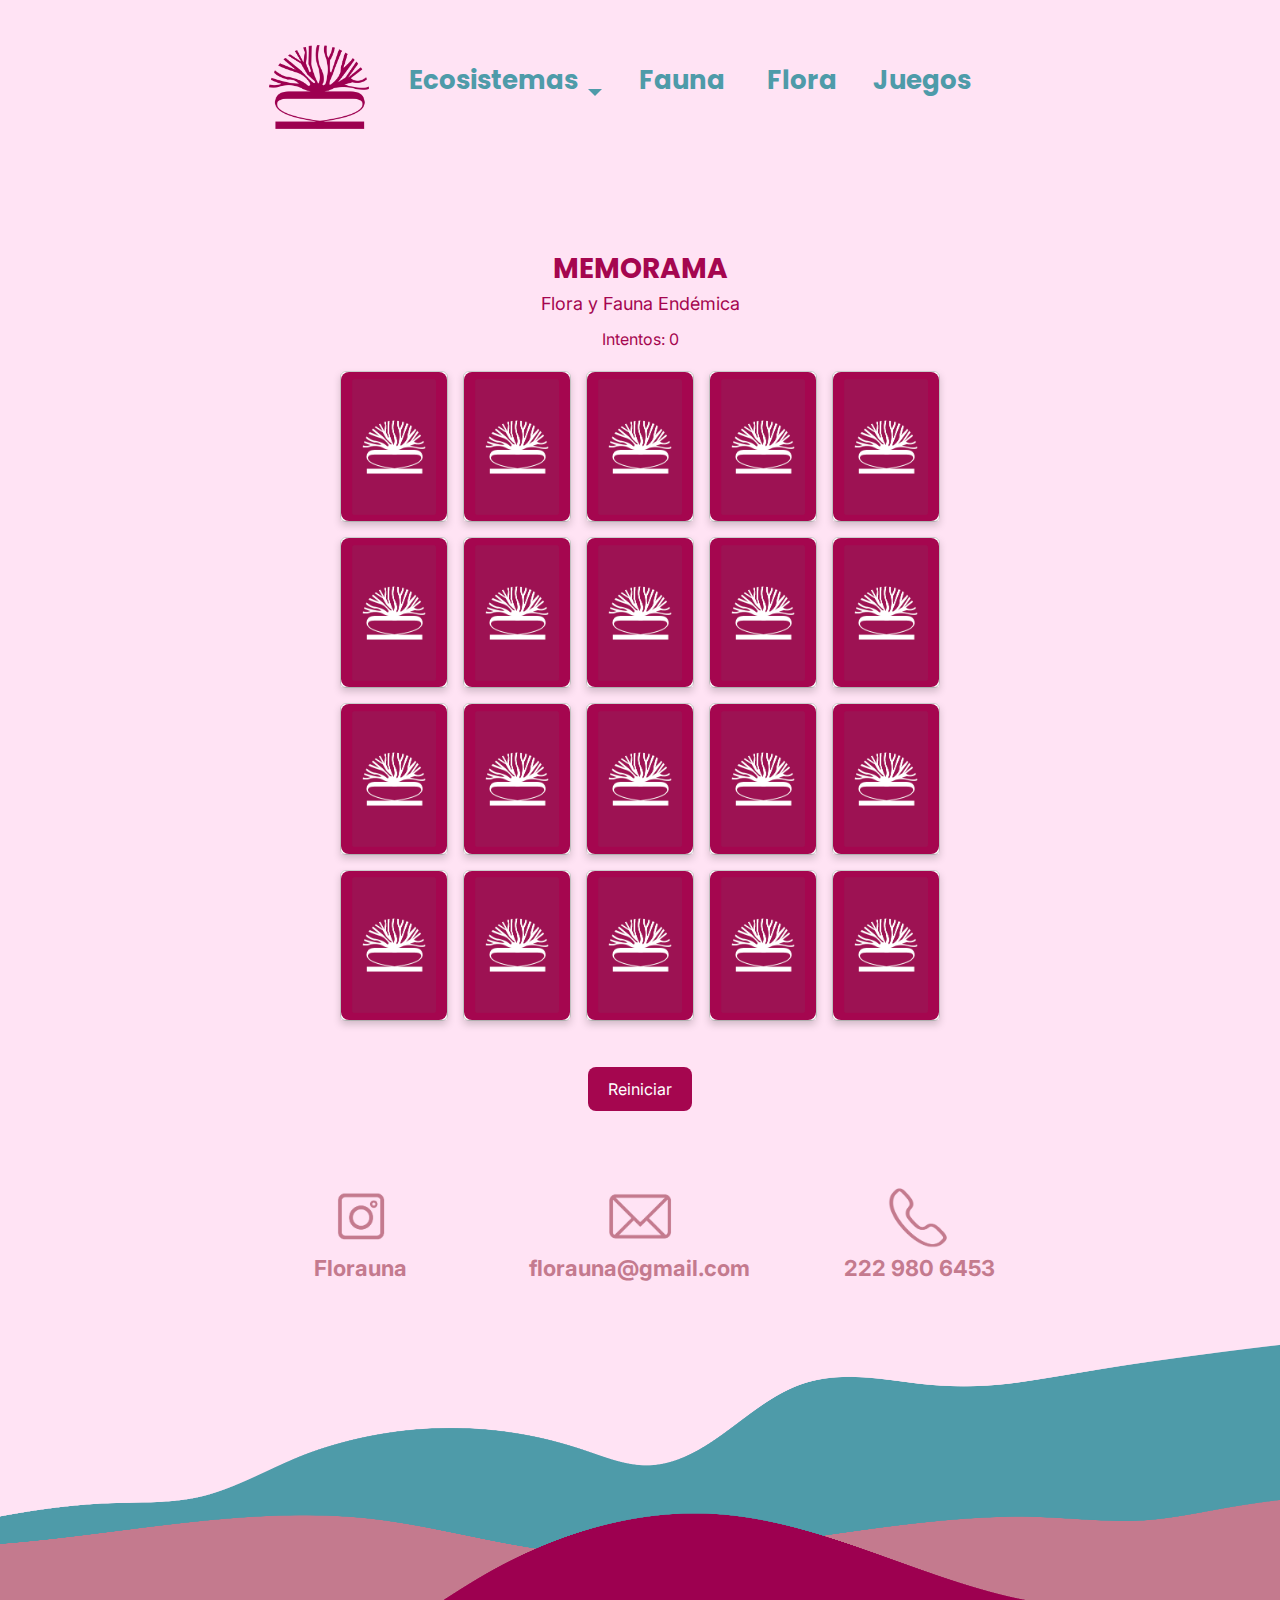
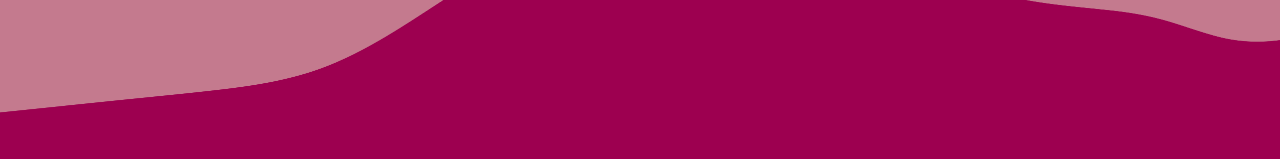
<file: html/memoramamixto.html>
<!DOCTYPE html>
<link href="https://fonts.googleapis.com/css2?family=Inter:wght@400;700&family=Poppins:wght@400;700&display=swap" rel="stylesheet">
<link href="https://fonts.googleapis.com/css2?family=Inter:wght@400;700&family=Poppins:wght@400;700&display=swap" rel="stylesheet">

<html lang="es">
<head>
  <meta charset="UTF-8" />
  <meta name="viewport" content="width=device-width, initial-scale=1" />
  <title>Memorama | Florauna</title>

  <!-- Bootstrap + Animate.css -->
  <link href="https://cdn.jsdelivr.net/npm/bootstrap@5.3.0-alpha1/dist/css/bootstrap.min.css" rel="stylesheet">
  <link rel="stylesheet" href="https://cdnjs.cloudflare.com/ajax/libs/animate.css/4.1.1/animate.min.css"/>
  <link rel="stylesheet" href="../css/estilos.css">

  <style>
    body {
      margin: 0;
      font-family: inter, sans-serif;
      background-color: #FFE3F4;
      text-align: center;
    }

    .title {
      font-size: 28px;
        font-family: poppins, sans-serif; 
      color: #a5064f;
      font-weight: bold;
      margin-top: 20px;
    }

    .subtitle {
      color: #a5064f;
      font-size: 18px;
      margin-bottom: 10px;
    }

    .stats {
      font-size: 16px;
      margin-bottom: 20px;
      color: #a5064f;
    }

    .grid {
      display: grid;
      grid-template-columns: repeat(auto-fit, minmax(100px, 1fr));
      gap: 15px;
      justify-content: center;
      margin: 0 auto 30px;
      max-width: 600px;
    }

    .card {
      width: 100%;
      aspect-ratio: 5 / 7;
      perspective: 1000px;
    }

    .card-inner {
      position: relative;
      width: 100%;
      height: 100%;
      transition: transform 0.6s;
      transform-style: preserve-3d;
      cursor: pointer;
      box-shadow: 0 4px 8px rgba(0,0,0,0.2);
    }

    .card.flipped .card-inner {
      transform: rotateY(180deg) scale(1.05);
    }

    .card-front, .card-back {
      position: absolute;
      width: 100%;
      height: 100%;
      backface-visibility: hidden;
      border-radius: 8px;
      display: flex;
      align-items: center;
      justify-content: center;
    }

    .card-front {
      background-color: #a5064f;
    }

    .card-back {
      background-color: #fff;
      transform: rotateY(180deg);
    }

    .card img {
      width: 80%;
      height: auto;
    }

    .message {
      font-size: 18px;
      color: #a5064f;
      font-weight: bold;
      margin-top: 20px;
      transition: all 0.3s ease;
    }

    .message.success {
      background-color: #fff0f6;
      padding: 10px 20px;
      border-radius: 10px;
      box-shadow: 0 0 10px rgba(165, 6, 79, 0.3);
      display: inline-block;
    }

    button.restart {
      background-color: #a5064f;
      color: white;
      border: none;
      padding: 10px 20px;
      border-radius: 8px;
      font-size: 16px;
      cursor: pointer;
    }

    button.restart:hover {
      background-color: #87043d;
    }
  </style>
</head>
<body>

  <!-- Header del sitio -->
  <header class="mb-4">
    <a href="../index.html"><img id="logo" src="../imagenes/logo.png" alt="Logo Florauna" /></a>
    <nav>
            <ul>
                <li><a href="../html/ecosistemas.html">Ecosistemas</a></li>
                <li class="nav-item dropdown"><a class="nav-link dropdown-toggle" id="dropdown" role="button" data-bs-toggle="dropdown" aria-expanded="false" href=#></a>
                    <ul class="dropdown-menu">
                      <li><a class="dropdown-item" href="../html/selva.html">Selva</a></li>
                      <li><a class="dropdown-item" href="../html/bosque.html">Bosque</a></li>
                      <li><a class="dropdown-item" href="../html/desierto.html">Desierto</a></li>
                      <li><a class="dropdown-item" href="../html/arrecife.html">Arrecife</a></li>
                      <li><a class="dropdown-item" href="../html/manglar.html">Manglar</a></li>
                    </ul>
                </li>
                <li><a href="../html/fauna.html">Fauna</a></li>
                <li><a href="../html/flora.html">Flora</a></li>
                <li><a href="../html/juegos.html">Juegos</a></li>
            </ul>
        </nav>
  </header>

  <main>
    <div class="title">MEMORAMA</div>
    <div class="subtitle">Flora y Fauna Endémica</div>
    <div class="stats">Intentos: <span id="attempts">0</span></div>

    <div class="grid" id="gameBoard"></div>

    <div class="message" id="completionMessage"></div>

    <button class="restart mt-3" onclick="location.reload()">Reiniciar</button>

    <!-- Footer info -->
    <table id="footerinfo" >
      <tbody>
        <tr>
          <td><img class="iconos" src="../imagenes/instagram.png" alt="Instagram"></td>
          <td><img class="iconos" src="../imagenes/correo.png" alt="Correo"></td>
          <td><img class="iconos" src="../imagenes/telefono.png" alt="Teléfono"></td>
        </tr>
        <tr>
          <th>Florauna</th>
          <th>florauna@gmail.com</th>
          <th>222 980 6453</th>
        </tr>
      </tbody>
    </table>
  

  

  <script>
    const imageNames = [
    "../imagenes/orquidea.png", "../imagenes/dalia.png", "../imagenes/mayo.png", "../imagenes/jacaranda.png", "../imagenes/cempasuchil.png", "../imagenes/monarca.png", "../imagenes/ajolote.png", "../imagenes/rana.png", "../imagenes/vaquita.png", "../imagenes/colibri.png",
    ];
    const images = [...imageNames, ...imageNames].sort(() => 0.5 - Math.random());
    const board = document.getElementById("gameBoard");
    const attemptsDisplay = document.getElementById("attempts");
    const messageDisplay = document.getElementById("completionMessage");

    let firstCard = null;
    let secondCard = null;
    let lockBoard = false;
    let attempts = 0;
    let matchedPairs = 0;
    const totalPairs = imageNames.length;

    function createCard(imgSrc) {
      const card = document.createElement("div");
      card.className = "card";
      card.dataset.image = imgSrc;

      const inner = document.createElement("div");
      inner.className = "card-inner";

      const front = document.createElement("div");
      front.className = "card-front";
      const frontImg = document.createElement("img");
      frontImg.src = "../imagenes/reverso.png";
      frontImg.alt = "Tarjeta oculta";
      front.appendChild(frontImg);

      const back = document.createElement("div");
      back.className = "card-back";
      const backImg = document.createElement("img");
      backImg.src = imgSrc;
      backImg.alt = `Imagen de ${imgSrc.split('.')[0]}`;
      backImg.onerror = () => {
        backImg.src = "../imagenes/reverso.png";
      };
      back.appendChild(backImg);

      inner.appendChild(front);
      inner.appendChild(back);
      card.appendChild(inner);

      card.addEventListener("click", () => {
        if (lockBoard || card.classList.contains("flipped")) return;

        card.classList.add("flipped", "animate__animated", "animate__flipInY");

        if (!firstCard) {
          firstCard = card;
        } else {
          secondCard = card;
          lockBoard = true;
          attempts++;
          attemptsDisplay.textContent = attempts;

          if (firstCard.dataset.image === secondCard.dataset.image) {
            setTimeout(() => {
              firstCard.classList.add("animate__animated", "animate__pulse");
              secondCard.classList.add("animate__animated", "animate__pulse");
            }, 300);

            matchedPairs++;
            if (matchedPairs === totalPairs) {
              messageDisplay.textContent = "¡Felicidades! Has encontrado todos los pares.";
              messageDisplay.classList.add("animate__animated", "animate__bounceIn", "success");
            }
            resetTurn();
          } else {
            setTimeout(() => {
              firstCard.classList.remove("flipped", "animate__flipInY");
              secondCard.classList.remove("flipped", "animate__flipInY");
              resetTurn();
            }, 1000);
          }
        }
      });

      return card;
    }

    function resetTurn() {
      [firstCard, secondCard] = [null, null];
      lockBoard = false;
    }

    images.forEach(img => board.appendChild(createCard(img)));
  </script>
</main>
<footer>
    <img id="montañas" src="../imagenes/montanas.png" alt="Montañas">
  </footer>
  <script src="https://cdn.jsdelivr.net/npm/bootstrap@5.3.0-alpha1/dist/js/bootstrap.bundle.min.js"></script>
</body>
</html>
</file>
<file: css/estilo_florauna.css>
/*CSS Principal*/
@import url('https://fonts.googleapis.com/css2?family=Inter:ital,opsz,wght@0,14..32,100..900;1,14..32,100..900&family=Poppins:ital,wght@0,100;0,200;0,300;0,400;0,500;0,600;0,700;0,800;0,900;1,100;1,200;1,300;1,400;1,500;1,600;1,700;1,800;1,900&display=swap');
*{
    padding: 0px;
    margin: 0px;
    box-sizing: border-box;
}
header,nav,main,footer{
    width: 100%;
    height: auto;
    padding: 30px;
    text-align: center;
    color: #9D0050;
    background-color: #FFE3F4;
}
header,nav{
    display: flex;
    justify-content:center;
    align-items: center;
    width: 100%;
    max-width: 800px;
    margin: 0 auto;
}
footer{
    padding: 0px;
}
main, body{
    width: 100%;
    height: auto;
    background-color: #FFE3F4;
    padding-bottom: 0px;
}

#logo{
    width: 100px;
    height: auto;
}
#logo:hover{
    filter:grayscale(20%);
}
nav{
    font-size: 26px;
    color: #4e9ba9;
}
nav ul{
    padding: 0;
    margin: 0;
    display: flex;
}
nav ul li{
    list-style-type: none;
    min-width: 120px;
    height: auto;
    display: inline-block;
    text-align: center;
    padding: 0 10px 0px 10px;
}
nav ul li a{
    text-decoration: none;
    color: #4e9ba9;
    font-family: "Poppins", sans-serif;
    font-weight: bold;
}
nav ul li a:hover {
    color: #9D0050;
}
.dropdown-item{
    text-align: left;
    color: #9D0050;
    font-family: "Inter", serif;
    font-weight: bold;
}
#dropdown{
    margin-top: 15px;
}
.dropdown{
    min-width: 30px;
}
.dropdown:hover{
    color: #9D0050;
}
.dropdown-item:hover{
    color: #4e9ba9;
    background-color: #FFE3F4;
}
.dropdown-menu{
    background-color: #FFE3F4;
    width: 10px;
}
.nav-item {
    width: 10%;
}
table{
    width: 60%;
    border-collapse: collapse;
    font-family: "Inter", serif;
    font-size: 22px;
    font-weight: bold;
    margin-left: auto;
    margin-right: auto;
    text-align: center;
    color: #c47a8e;
}
.iconos{
    width: 70px;
}
#footerinfo{
    margin-top: 70px;
}
#footerinfo td, #footerinfo th{
    width: 100px;
}
#montañas{
    width: 100%;
    height: auto;
    margin-top: 50px;
}



/*Ecosistemas*/
#infoecosistema{
    width: 80%;
    height: auto;
    margin-top: 40px;
}
#infoecosistema p{
    text-align: left;
}
#infoecosistema th{
    padding: 30px;
    padding-bottom: 0px;
}
#infoecosistema p{
    font-family: "Inter";
    font-weight: normal;
    font-size: 18px;
    color: #A76879;
    margin-bottom: 0px;
}
#infoecosistema h2{
    color: #9D0050;
    font-size: 34px;
    font-weight: bold;
    text-align: left;
}
.h1tipo{
    font-family: "Poppins";
    font-weight: bold;
    font-size: 38px;
}
h3{
   font-family: "Inter";
    font-weight: normal;
    font-size: 18px;
    color: #A76879;
}
#collage{
    width: 80%;
}
#ecoicono{
    width: 100px;
    margin-left: 1100px;
}



/*Diseño Responsivo para Télefono Celular*/
@media (max-width: 600px) {
    
    header,nav{
        display: block;
    }
    header{
        padding: 0px;
        padding-top: 15px;
    }
    main{
        height: auto;
        padding-left: 0px;
        padding-right: 0px;
    }
    #logo{
        width: 75px;
        height: auto;
        margin-top: 0px;
        margin-bottom: 15px;
    }
    nav ul{
        min-width: 400px;
    }
    nav{
        font-size: 13px;
        color: #FFE3F4;
        background-color: #9D0050;
        margin: 0px;
        display: flex;
        justify-content:center;
        align-items: center;
        padding-right: 15px;
        padding-left: 15px;
        padding: 0px;
    }
    nav ul li{
        min-width: 10%;
        margin-right: auto;
        margin-left: auto;
        margin: 0px;
        padding: 23px;
        padding-top: 15px;
        padding-bottom: 15px;
        background-color: #9D0050;
    }
    #dropdown li{
        padding: 10px;
    }
    li.nav-item.dropdown{
        padding-left: 0px;
        padding-right: 0px;
    }
    nav ul li a{
        width: 90%;
        color: #FFE3F4;
        display: flex;
        justify-content:center;
    }
    table{
        width: 90%;
        font-size: 12px;
        border-collapse: collapse;
    }
    nav ul li:hover{
        background-color: #c47a8e;
        color: #FFE3F4;
    }
    nav ul li a:hover{
        color: #FFE3F4;
    }
    .dropdown-item{
        color: #FFE3F4;
        font-size: 12px;
    }
    .dropdown-menu{
        background-color: #c47a8e;
    }
    .dropdown-menu li{
        padding: 10px;
        background-color: #c47a8e;
    }
    #dropdown{
        margin-top: 8px;
        display: flex;
        align-content: center;
        justify-content:center;
    }
    #dropdown:hover{
        color: #FFE3F4;
    }
    .dropdown-item:hover{
    color: #9D0050;
    background-color: #c47a8e;
    } 
    .nav-item{
        width: 5%;
    }
    #collage{
        width: 78%;
    }
    h3{
        margin-bottom: 0px;
    }
    .h1tipo{
        font-size: 28px;
        margin-top: 30px;
        margin-bottom: 0px;
        color: #9D0050;
    }
    h3{
        font-size: 13px;
    }
    #infoecosistema{
        margin-top: 0px;
        width: 78%;
    }
    #ecoicono{
        width: 70px;
        margin-left: 290px;
        margin-bottom: 15px;
    }
    #infoecosistema tr, #infoecosistema th{
        display: block;
        padding-left: 0px;
        padding-right: 0px;
    }
    #infoecosistema p{
        font-size: 13px;
    }
    #infoecosistema h2{
        font-size: 28px;
    }
    .iconos{
        width: 35px;
    }
    #footerinfo{
        margin-top: 20px;
    }
    .no_margin{
        margin-left: 0px;
        margin-right: 0px;
    }
    #montañas{
        margin-top: 20px;
        margin-bottom: 0px;
    }
}
</file>
<file: css/estilos.css>
<link rel="preconnect" href="https://fonts.googleapis.com">
<link rel="preconnect" href="https://fonts.gstatic.com" crossorigin>
<link href="https://fonts.googleapis.com/css2?family=Bricolage+Grotesque:opsz,wght@12..96,200..800&family=Poppins:ital,wght@0,100;0,200;0,300;0,400;0,500;0,600;0,700;0,800;0,900;1,100;1,200;1,300;1,400;1,500;1,600;1,700;1,800;1,900&display=swap" rel="stylesheet">

<link rel="preconnect" href="https://fonts.googleapis.com">
<link rel="preconnect" href="https://fonts.gstatic.com" crossorigin>
<link href="https://fonts.googleapis.com/css2?family=Bricolage+Grotesque:opsz,wght@12..96,200..800&family=Inter:ital,opsz,wght@0,14..32,100..900;1,14..32,100..900&family=Poppins:ital,wght@0,100;0,200;0,300;0,400;0,500;0,600;0,700;0,800;0,900;1,100;1,200;1,300;1,400;1,500;1,600;1,700;1,800;1,900&display=swap" rel="stylesheet">
@import url('https://fonts.googleapis.com/css2?family=Inter:ital,opsz,wght@0,14..32,100..900;1,14..32,100..900&family=Poppins:ital,wght@0,100;0,200;0,300;0,400;0,500;0,600;0,700;0,800;0,900;1,100;1,200;1,300;1,400;1,500;1,600;1,700;1,800;1,900&display=swap');
body {
  margin: 0;
    font-family: 'Inter', sans-serif, bold;
  background-color: #ffe0ef;
  color: #c47a8e;
}

.menu {
  background-color: #fde3f2;
  display: flex;
  align-items: center;
  justify-content: center;
  gap: 60px;
  padding: 20px 0;
  font-family: 'Poppins', sans-serif;
}

.logo {
  height: 60px;
}

.nav {
  display: flex;
  gap: 40px;
}

.nav a {
  text-decoration: none;
  color: #3199a3;
  font-weight: bold;
  font-size: 20px;
  transition: color 0.3s ease;
}

.nav a:hover {
  color: #1e6c74;
}

main {
  padding: 20px 40px;
}

.titulo h1 {
  color: #a00055;
    font-size: 20px;
  font-weight: bold;  
  margin-bottom: 0;
}

.titulo p {
  margin-top: 5px;
  font-weight: bold;
  color: #a00055;
}

.tipo {
  display: flex;
  align-items: center;
  gap: 6px;
}

.icono-tipo {
  width: 24px;
  height: 24px;
  object-fit: contain;
}

.contenido .info {
  display: flex;
  justify-content: space-between;
  margin-top: 30px;
  gap: 30px;
}

.izquierda, .derecha {
  width: 25%;
}

.izquierda h2, .izquierda h3,
.derecha h3 {
  color: #319ca3;
}

.tipo {
  margin-top: 10px;
  font-weight: bold;
}

.imagen-central {
  text-align: center;
  width: 40%;
  position: relative;
}

.imagen-central img {
  width: 100%;
  height: auto;
}

.arrow {
  position: absolute;
  top: 50%;
  transform: translateY(-50%);
  background: none;
  border: none;
  font-size: 24px;
  cursor: pointer;
  color: #a00055;
  font-weight: bold;
}

.arrow:first-of-type {
  left: -30px;
}

.arrow:last-of-type {
  right: -30px;
}

.alerta {
  color: #a00055;
  font-weight: bold;
}

footer {
  background-color: #ffe0ef;
  font-family: 'Segoe UI', sans-serif;
  color: #b66e84;
  text-align: center;
  padding-top: 40px;
  overflow: hidden;
}

/* Íconos con texto */
footer .contacto {
  display: flex;
  justify-content: center;
  gap: 100px;
  flex-wrap: wrap;
  margin-bottom: 40px;
}

footer .contacto div {
  display: flex;
  flex-direction: column;
  align-items: center;
  font-weight: bold;
  font-size: 18px;
}

footer .contacto img {
  width: 40px;
  height: auto;
  margin-bottom: 10px;
}

/* Imagen decorativa abajo */
.footer-ola {
  width: 100%;
  height: auto;
}

.footer-ola img {
  width: 100%;
  height: auto;
  display: block;
}

  .imagen-central {
    order: 2;
    width: 50%;
    text-align: center;
  }

  .izquierda,
  .derecha {
    width: 100%;
    order: 3;
    text-align: center;
  }
.izquierda{
    order: 1;
}

  .titulo {
    order: 1;
    text-align: center;
    margin-bottom: 20px;
  }

  .titulo h1 {
    font-size: 24px;
  }

  .titulo p {
    font-size: 16px;
  }

  .arrow {
    font-size: 20px;
  }

  .arrow:first-of-type {
    left: 10px;
  }

  .arrow:last-of-type {
    right: 10px;
  }
}

.info {
  display: flex;
  justify-content: center;
  align-items: center; /* alinea todo por arriba */
  gap: 10px;
  margin-top: 0px;
    width: 80%;
}

/* Estilo general para las 3 columnas */
.izquierda,
.imagen-central,
.derecha {
  flex: 1;
  max-width: 300px;
  display: flex;
  flex-direction: column;
}

/* Texto alineado a la izquierda */
.izquierda,
.derecha {
  text-align: left;
  align-items:flex-start;
}

/* Carrusel centrado en su columna */
.imagen-central {
  align-items: center;
  justify-content: center;
}

/* Estilo de la imagen */
.imagen-central img {
  max-width: 100%;
  height: auto;
}

/* Botones de flechas */
.arrow {
  background-color: #e0e0e0;
  border: none;
  font-size: 1.5rem;
  padding: 10px;
  cursor: pointer;
  border-radius: 5px;
  margin: 0 10px;
}

.arrow:hover {
  background-color: #cfcfcf;
}

/*CSS Principal*/
@import url('https://fonts.googleapis.com/css2?family=Inter:ital,opsz,wght@0,14..32,100..900;1,14..32,100..900&family=Poppins:ital,wght@0,100;0,200;0,300;0,400;0,500;0,600;0,700;0,800;0,900;1,100;1,200;1,300;1,400;1,500;1,600;1,700;1,800;1,900&display=swap');
*{
    padding: 0px;
    margin: 0px;
    box-sizing: border-box;
}
header,nav,main,footer{
    width: 100%;
    height: auto;
    padding: 30px;
    text-align: center;
    color: #9D0050;
    background-color: #FFE3F4;
}
header,nav{
    display: flex;
    justify-content:center;
    align-items: center;
    width: 100%;
    max-width: 800px;
    margin: 0 auto;
}
body{
    background-color: #FFE3F4; 
}
main{
    padding-bottom: 0px;
}
footer{
    padding: 0px;
}
#logo{
    width: 100px;
    height: auto;
}
#logo:hover{
    filter:grayscale(20%);
}
nav{
    font-size: 26px;
    color: #4e9ba9;
}
nav ul{
    padding: 0;
    margin: 0;
    display: flex;
}
nav ul li{
    list-style-type: none;
    min-width: 120px;
    height: auto;
    display: inline-block;
    text-align: center;
    padding: 0 10px 0px 10px;
}
nav ul li a{
    text-decoration: none;
    color: #4e9ba9;
    font-family: "Poppins", sans-serif;
    font-weight: bold;
}
nav ul li a:hover {
    color: #9D0050;
}
.dropdown-item{
    text-align: left;
    color: #9D0050;
    font-family: "Inter", serif;
    font-weight: bold;
}
#dropdown{
    margin-top: 15px;
}
.dropdown{
    min-width: 30px;
}
.dropdown:hover{
    color: #9D0050;
}
.dropdown-item:hover{
    color: #4e9ba9;
    background-color: #FFE3F4;
}
.dropdown-menu{
    background-color: #FFE3F4;
    width: 10px;
}
.nav-item {
    width: 10%;
}
.h1tipo{
    font-family: "Poppins";
    font-weight: bold;
    font-size: 38px;
}
h3{
   font-family: "Inter";
    font-weight: normal;
    font-size: 18px;
    color: #A76879;
}
table{
    width: 60%;
    border-collapse: collapse;
    font-family: "Inter", serif;
    font-size: 22px;
    font-weight: bold;
    margin-left: auto;
    margin-right: auto;
    text-align: center;
    color: #c47a8e;
}
.iconos{
    width: 70px;
}
#footerinfo{
    margin-top: 70px;
}
#footerinfo td, #footerinfo th{
    width: 100px;
}
#montañas{
    width: 100%;
    height: auto;
    margin-top: 50px;
}


/*Diseño Responsivo para Télefono Celular*/
@media (max-width: 600px) {
    
    header,nav{
        display: block;
    }
    header{
        padding: 0px;
        padding-top: 15px;
    }
    main{
        height: auto;
    }
    #logo{
        width: 75px;
        height: auto;
        margin-top: 0px;
        margin-bottom: 15px;
    }
    nav ul{
        min-width: 400px;
    }
    nav{
        font-size: 12px;
        color: #FFE3F4;
        background-color: #9D0050;
        margin: 0px;
        display: flex;
        justify-content:center;
        align-items: center;
        padding-right: 15px;
        padding-left: 15px;
        padding: 0px;
    }
    nav ul li{
        min-width: 10%;
        margin-right: auto;
        margin-left: auto;
        margin: 0px;
        padding: 23px;
        padding-top: 15px;
        padding-bottom: 15px;
        background-color: #9D0050;
    }
    #dropdown li{
        padding: 10px;
    }
    nav ul li a{
        width: 90%;
        color: #FFE3F4;
        display: flex;
        justify-content:center;
    }
    table{
        width: 90%;
        font-size: 12px;
        border-collapse: collapse;
    }
    nav ul li:hover{
        background-color: #c47a8e;
        color: #FFE3F4;
    }
    nav ul li a:hover{
        color: #FFE3F4;
    }
    .dropdown-item{
        color: #FFE3F4;
        font-size: 12px;
        margin-left: auto;
        margin-right: auto;
    }
    .dropdown-menu{
        background-color: #c47a8e;
    }
    .dropdown-menu li{
        padding: 10px;
        background-color: #c47a8e;
    }
    #dropdown{
        margin-top: 8px;
        display: flex;
        align-content: center;
        justify-content:center;
    }
    #dropdown:hover{
        color: #FFE3F4;
    }
    .dropdown-item:hover{
    color: #9D0050;
    background-color: #c47a8e;
    } 
    .nav-item{
        width: 5%;
    }
    h3{
        margin-bottom: 0px;
        font-size: 13px;
    }
    .iconos{
        width: 35px;
    }
    #footerinfo{
        margin-top: 20px;
        display: flex;
        justify-content: center;
    }
    #montañas{
        margin-top: 20px;
    }
}

@media (max-width: 768px) {
  .info {
    flex-direction: column;
    align-items: center;
  }

  .izquierda,
  .imagen-central,
  .derecha {
    max-width: 90%;
  }
}
</file>
